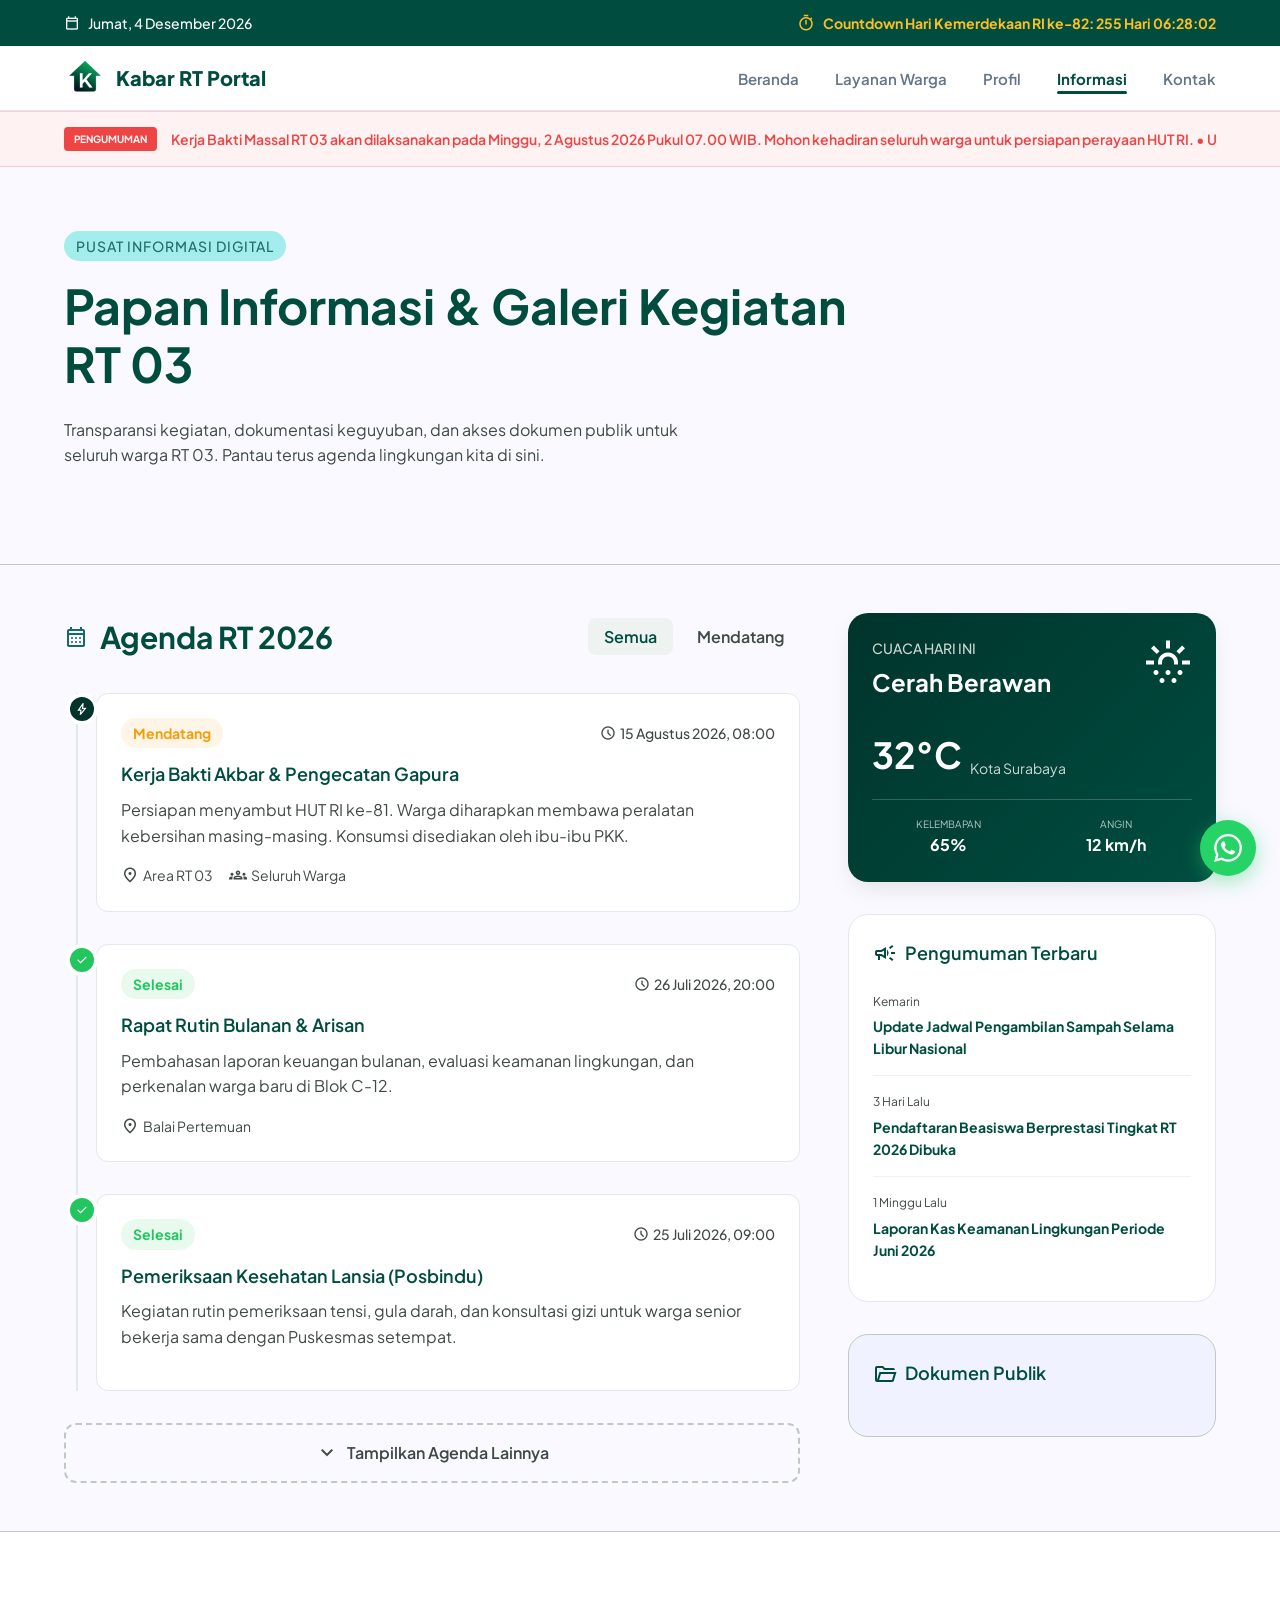
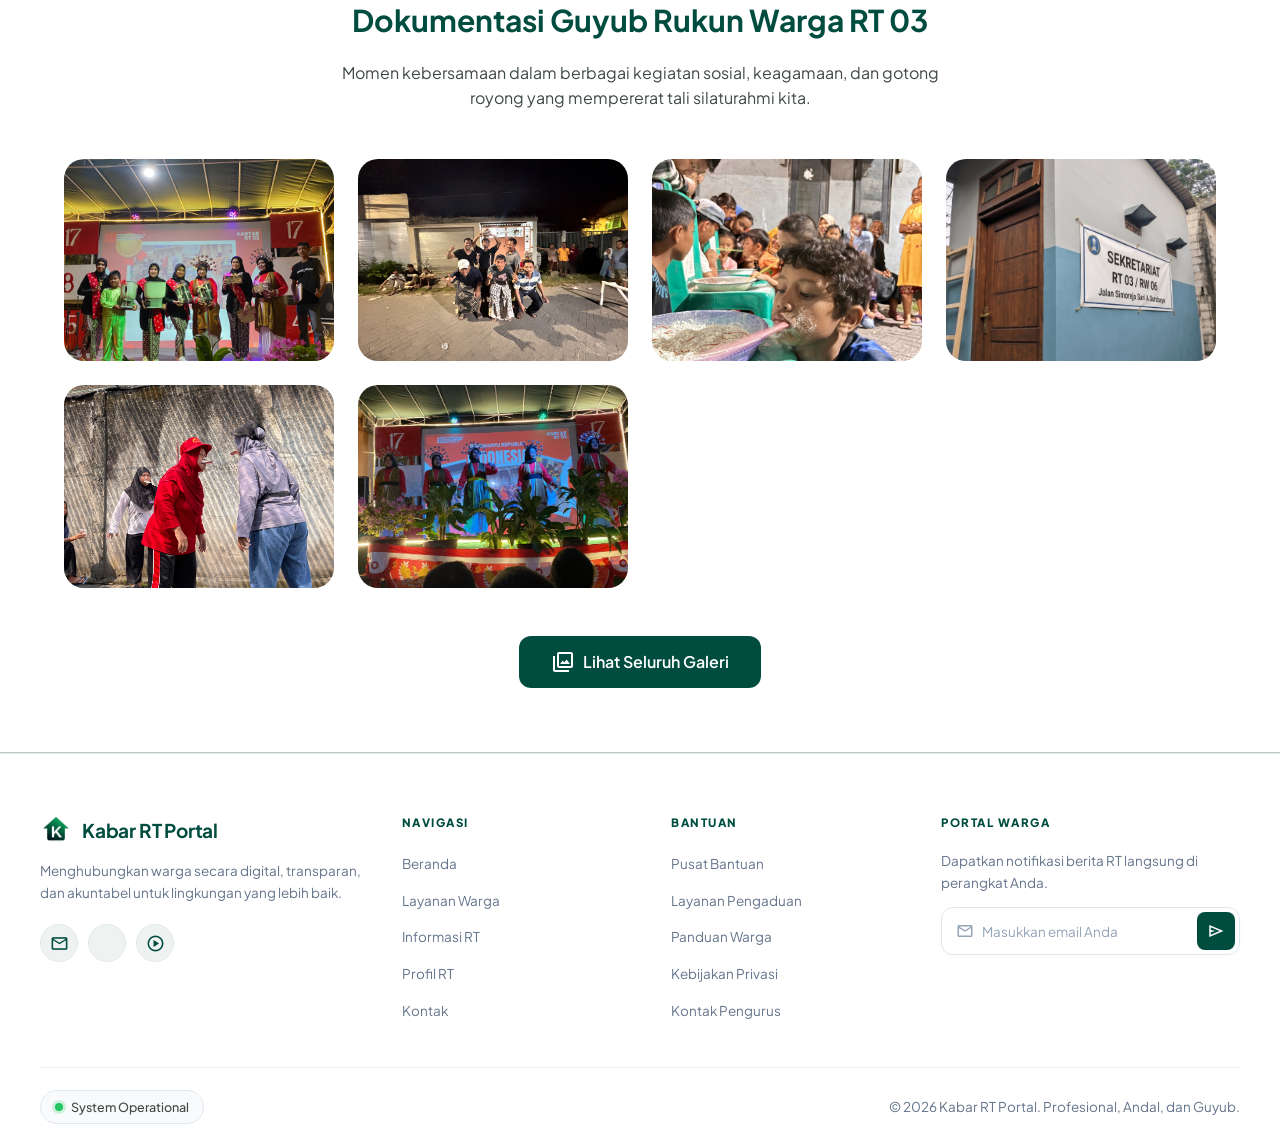
<file: informasi.html>
<!DOCTYPE html>
<html lang="id">

<head>
  <meta charset="UTF-8" />
  <meta name="viewport" content="width=device-width, initial-scale=1.0" />
  <title>Papan Informasi & Galeri - Kabar RT Portal</title>
  <meta name="description" content="Papan informasi, agenda, galeri kegiatan, dan dokumen publik RT 03." />
  <!-- Fonts & Icons -->
  <link rel="preconnect" href="https://fonts.googleapis.com" />
  <link rel="preconnect" href="https://fonts.gstatic.com" crossorigin />
  <link href="https://fonts.googleapis.com/css2?family=Plus+Jakarta+Sans:wght@400;500;600;700;800&display=swap" rel="stylesheet" />
  <link href="https://fonts.googleapis.com/css2?family=Material+Symbols+Outlined:wght,FILL@100..700,0..1&display=swap" rel="stylesheet" />
  <!-- Stylesheets -->
  <link rel="stylesheet" href="css/shared.css?v=1.1" />
  <link rel="stylesheet" href="css/informasi.css?v=1.1" />
  <style>
    .page-loader {
      position: fixed;
      top: 0;
      left: 0;
      width: 100vw;
      height: 100vh;
      background-color: #ffffff;
      display: flex;
      flex-direction: column;
      justify-content: center;
      align-items: center;
      gap: 14px;
      z-index: 999999;
      opacity: 1;
      visibility: visible;
      transition: opacity 0.3s ease, visibility 0.3s ease;
    }
    .page-loader.loaded {
      opacity: 0;
      visibility: hidden;
      pointer-events: none;
    }
    .loader-spinner {
      width: 38px;
      height: 38px;
      border: 3.5px solid #e2e8f0;
      border-top-color: #004d40;
      border-radius: 50%;
      animation: pageSpin 0.75s linear infinite;
    }
    .loader-text {
      font-family: 'Plus Jakarta Sans', sans-serif;
      font-size: 0.875rem;
      font-weight: 500;
      color: #64748b;
      margin: 0;
    }
    @keyframes pageSpin {
      to { transform: rotate(360deg); }
    }
  </style>
</head>

<body>
  <!-- Page Loader -->
  <div id="page-loader" class="page-loader">
    <div class="loader-spinner"></div>
    <p class="loader-text">Memuat halaman...</p>
  </div>

  <!-- Navbar (loaded from layouts/) -->
  <div id="navbar-placeholder"></div>

  <!-- Hero Header -->
  <section class="info-hero">
    <div class="grid-bg"></div>
    <div class="container">
      <div class="info-hero-content">
        <span class="badge">Pusat Informasi Digital</span>
        <h1>Papan Informasi &amp; Galeri Kegiatan RT 03</h1>
        <p>Transparansi kegiatan, dokumentasi keguyuban, dan akses dokumen publik untuk seluruh warga RT 03. Pantau terus agenda lingkungan kita di sini.</p>
      </div>
    </div>
  </section>

  <!-- Main Content -->
  <div class="info-main">
    <div class="info-layout">
      <!-- Left Column: Timeline -->
      <div>
        <div class="timeline-header">
          <h2>
            <span class="material-symbols-outlined">calendar_month</span>
            Agenda RT 2026
          </h2>
          <div class="timeline-filters">
            <button class="timeline-filter-btn active">Semua</button>
            <button class="timeline-filter-btn">Mendatang</button>
          </div>
        </div>

        <div class="timeline">
          <!-- Timeline Item 1 -->
          <div class="timeline-item card-lift">
            <div class="timeline-dot primary">
              <span class="material-symbols-outlined">bolt</span>
            </div>
            <div class="timeline-card">
              <div class="timeline-card-top">
                <span class="timeline-badge upcoming">Mendatang</span>
                <span class="timeline-time">
                  <span class="material-symbols-outlined">schedule</span> 15 Agustus 2026, 08:00
                </span>
              </div>
              <h3>Kerja Bakti Akbar &amp; Pengecatan Gapura</h3>
              <p>Persiapan menyambut HUT RI ke-81. Warga diharapkan membawa peralatan kebersihan masing-masing. Konsumsi disediakan oleh ibu-ibu PKK.</p>
              <div class="timeline-meta">
                <span><span class="material-symbols-outlined">location_on</span> Area RT 03</span>
                <span><span class="material-symbols-outlined">groups</span> Seluruh Warga</span>
              </div>
            </div>
          </div>

          <!-- Timeline Item 2 -->
          <div class="timeline-item card-lift">
            <div class="timeline-dot success">
              <span class="material-symbols-outlined">check</span>
            </div>
            <div class="timeline-card">
              <div class="timeline-card-top">
                <span class="timeline-badge done">Selesai</span>
                <span class="timeline-time">
                  <span class="material-symbols-outlined">schedule</span> 26 Juli 2026, 20:00
                </span>
              </div>
              <h3>Rapat Rutin Bulanan &amp; Arisan</h3>
              <p>Pembahasan laporan keuangan bulanan, evaluasi keamanan lingkungan, dan perkenalan warga baru di Blok C-12.</p>
              <div class="timeline-meta">
                <span><span class="material-symbols-outlined">location_on</span> Balai Pertemuan</span>
              </div>
            </div>
          </div>

          <!-- Timeline Item 3 -->
          <div class="timeline-item card-lift">
            <div class="timeline-dot success">
              <span class="material-symbols-outlined">check</span>
            </div>
            <div class="timeline-card">
              <div class="timeline-card-top">
                <span class="timeline-badge done">Selesai</span>
                <span class="timeline-time">
                  <span class="material-symbols-outlined">schedule</span> 25 Juli 2026, 09:00
                </span>
              </div>
              <h3>Pemeriksaan Kesehatan Lansia (Posbindu)</h3>
              <p>Kegiatan rutin pemeriksaan tensi, gula darah, dan konsultasi gizi untuk warga senior bekerja sama dengan Puskesmas setempat.</p>
            </div>
          </div>
        </div>

        <button class="timeline-more-btn">
          <span class="material-symbols-outlined">expand_more</span>
          Tampilkan Agenda Lainnya
        </button>
      </div>

      <!-- Right Column: Sidebar -->
      <aside class="info-sidebar">
        <!-- Weather Widget -->
        <div class="weather-widget">
          <div class="weather-top">
            <div>
              <p class="label">Cuaca Hari Ini</p>
              <h4>Cerah Berawan</h4>
            </div>
            <span class="material-symbols-outlined">sunny_snowing</span>
          </div>
          <div class="weather-temp">
            <span class="temp">32°C</span>
            <span class="location">Kota Surabaya</span>
          </div>
          <div class="weather-details">
            <div>
              <p class="label">Kelembapan</p>
              <p class="value">65%</p>
            </div>
            <div>
              <p class="label">Angin</p>
              <p class="value">12 km/h</p>
            </div>
          </div>
        </div>

        <!-- Recent Announcements -->
        <div class="announcements-card">
          <h3>
            <span class="material-symbols-outlined">campaign</span>
            Pengumuman Terbaru
          </h3>
          <div>
            <div class="announcement-item">
              <p class="date">Kemarin</p>
              <h4>Update Jadwal Pengambilan Sampah Selama Libur Nasional</h4>
            </div>
            <div class="announcement-item">
              <p class="date">3 Hari Lalu</p>
              <h4>Pendaftaran Beasiswa Berprestasi Tingkat RT 2026 Dibuka</h4>
            </div>
            <div class="announcement-item">
              <p class="date">1 Minggu Lalu</p>
              <h4>Laporan Kas Keamanan Lingkungan Periode Juni 2026</h4>
            </div>
          </div>
        </div>

        <!-- Document Downloads -->
        <div class="documents-card">
          <h3>
            <span class="material-symbols-outlined">folder_open</span>
            Dokumen Publik
          </h3>
            </a>
          </div>
        </div>
      </aside>
    </div>
  </div>

  <!-- Gallery Section -->
  <section class="gallery-section">
    <div class="container">
      <div class="section-center">
        <h2>Dokumentasi Guyub Rukun Warga RT 03</h2>
        <p>Momen kebersamaan dalam berbagai kegiatan sosial, keagamaan, dan gotong royong yang mempererat tali silaturahmi kita.</p>
      </div>
      <div class="gallery-grid">
        <!-- Photo 1 -->
        <div class="gallery-item">
          <img alt="Penyerahan Hadiah Pentas Seni" src="images/IMG_5824.jpg" />
          <div class="gallery-overlay">
            <p class="title">Penyerahan Hadiah Lomba Kategori Ibu-Ibu</p>
            <p class="meta">17 Agustus 2025 • Balai Warga</p>
          </div>
        </div>
        <!-- Photo 2 -->
        <div class="gallery-item">
          <img alt="Buka Puasa Bersama" src= "images/Futsal Bapak Bapak.webp" />
          <div class="gallery-overlay">
            <p class="title">Tim Futsal Bapak Bapak</p>
            <p class="meta">26 Juli 2026 • Lapangan Futsal Simo A</p>
          </div>
        </div>
        <!-- Photo 3 -->
        <div class="gallery-item">
          <img alt="Turnamen Futsal" src="images/Estafet_Tepung.webp" />
          <div class="gallery-overlay">
            <p class="title">Lomba Estafet Tepung Kategori Anak-Anak</p>
            <p class="meta">25 Juli 2026 • Setiap Jalan Kampung</p>
          </div>
        </div>
        <!-- Photo 4 -->
        <div class="gallery-item">
          <img alt="Pojok Baca" src="images/Sekretariat.webp"/>
          <div class="gallery-overlay">
            <p class="title">Peresmian Sekretariat Baru</p>
            <p class="meta">3 Januari 2026 • Sekretariat RT 03</p>
          </div>
        </div>
        <!-- Photo 5 -->
        <div class="gallery-item">
          <img alt="Persiapan HUT RI" src="images/Estafet_Tepung_Ibu.webp"/>
          <div class="gallery-overlay">
            <p class="title">Lomba Estafet Tepung Kategori Ibu-Ibu</p>
            <p class="meta">4 Agustus 2025 • Jalan Utama</p>
          </div>
        </div>
        <!-- Photo 6 -->
        <div class="gallery-item">
          <img alt="Panorama Lingkungan" src="images/Pentas_Seni.webp"/>
          <div class="gallery-overlay">
            <p class="title">Penampilan Pentas Seni</p>
            <p class="meta"> 17 Agustus 2025 • Lapangan Serbaguna</p>
          </div>
        </div>
      </div>
      <a href="https://drive.google.com/drive/folders/1-6jOje5YHatRndtPtw8kY7UEtKyGCh7h" target="_blank" rel="noopener noreferrer" style="text-decoration: none;">
  <div class="gallery-cta">
    <button class="btn-primary-solid" style="border-radius: var(--radius-md);">
      <span class="material-symbols-outlined">collections</span>
      Lihat Seluruh Galeri
    </button>
  </div>
</a>
    </div>
  </section>

  <!-- Footer (loaded from layouts/) -->
  <div id="footer-placeholder"></div>

  <!-- WhatsApp FAB -->
  <a class="fab-whatsapp" href="https://wa.me/6281234567890" target="_blank" aria-label="WhatsApp">
    <svg viewBox="0 0 24 24"><path d="M17.472 14.382c-.297-.149-1.758-.867-2.03-.967-.273-.099-.471-.148-.67.15-.197.297-.767.966-.94 1.164-.173.199-.347.223-.644.075-.297-.15-1.255-.463-2.39-1.475-.883-.788-1.48-1.761-1.653-2.059-.173-.297-.018-.458.13-.606.134-.133.298-.347.446-.52.149-.174.198-.298.298-.497.099-.198.05-.371-.025-.52-.075-.149-.669-1.612-.916-2.207-.242-.579-.487-.5-.669-.51-.173-.008-.371-.01-.57-.01-.198 0-.52.074-.792.372-.272.297-1.04 1.016-1.04 2.479 0 1.462 1.065 2.875 1.213 3.074.149.198 2.096 3.2 5.077 4.487.709.306 1.262.489 1.694.625.712.227 1.36.195 1.871.118.571-.085 1.758-.719 2.006-1.413.248-.694.248-1.289.173-1.413-.074-.124-.272-.198-.57-.347m-5.421 7.403h-.004a9.87 9.87 0 01-5.031-1.378l-.361-.214-3.741.982.998-3.648-.235-.374a9.86 9.86 0 01-1.51-5.26c.001-5.45 4.436-9.884 9.888-9.884 2.64 0 5.122 1.03 6.988 2.898a9.825 9.825 0 012.893 6.994c-.003 5.45-4.437 9.884-9.885 9.884m8.413-18.297A11.815 11.815 0 0012.05 0C5.495 0 .16 5.335.157 11.892c0 2.096.547 4.142 1.588 5.945L.057 24l6.305-1.654a11.882 11.882 0 005.683 1.448h.005c6.554 0 11.89-5.335 11.893-11.893a11.821 11.821 0 00-3.48-8.413Z"></path></svg>
  </a>

  <script src="js/main.js?v=1.1"></script>
  <script src="js/informasi.js?v=1.1"></script>
</body>

</html>
</file>
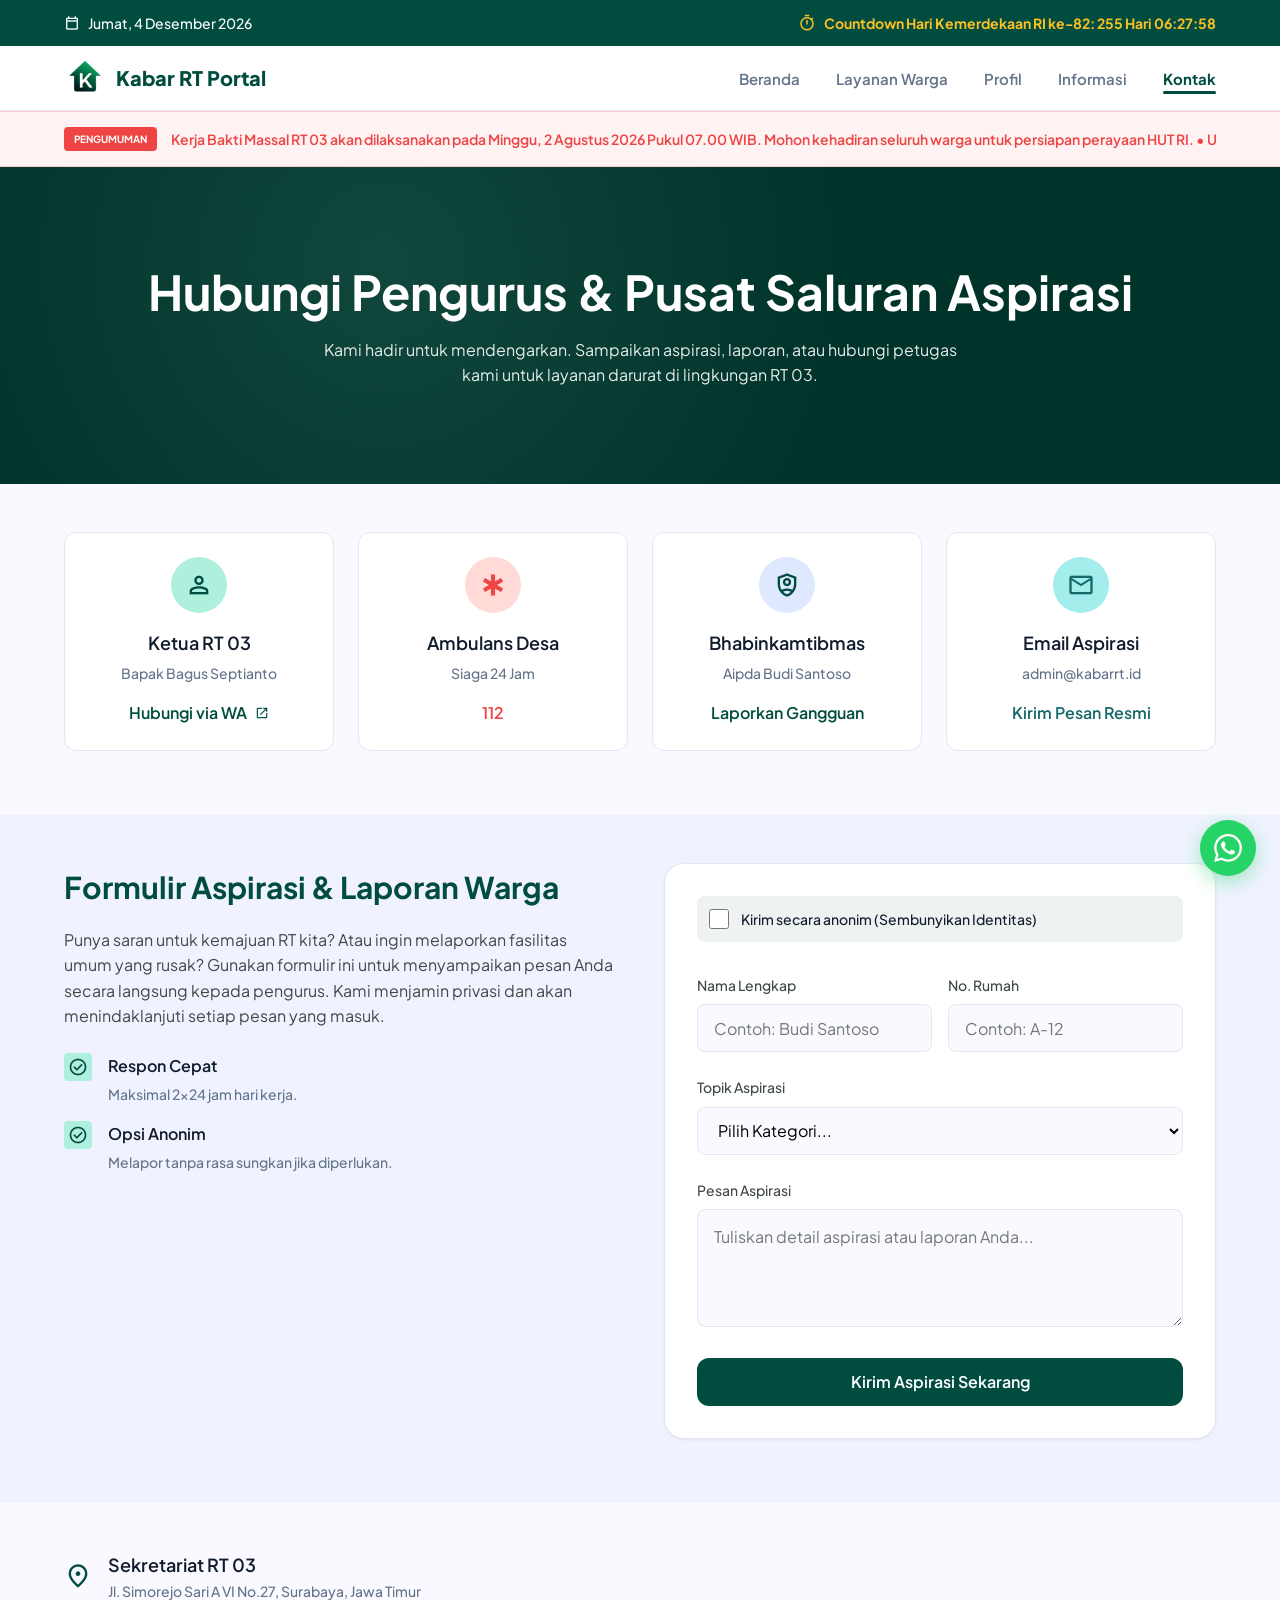
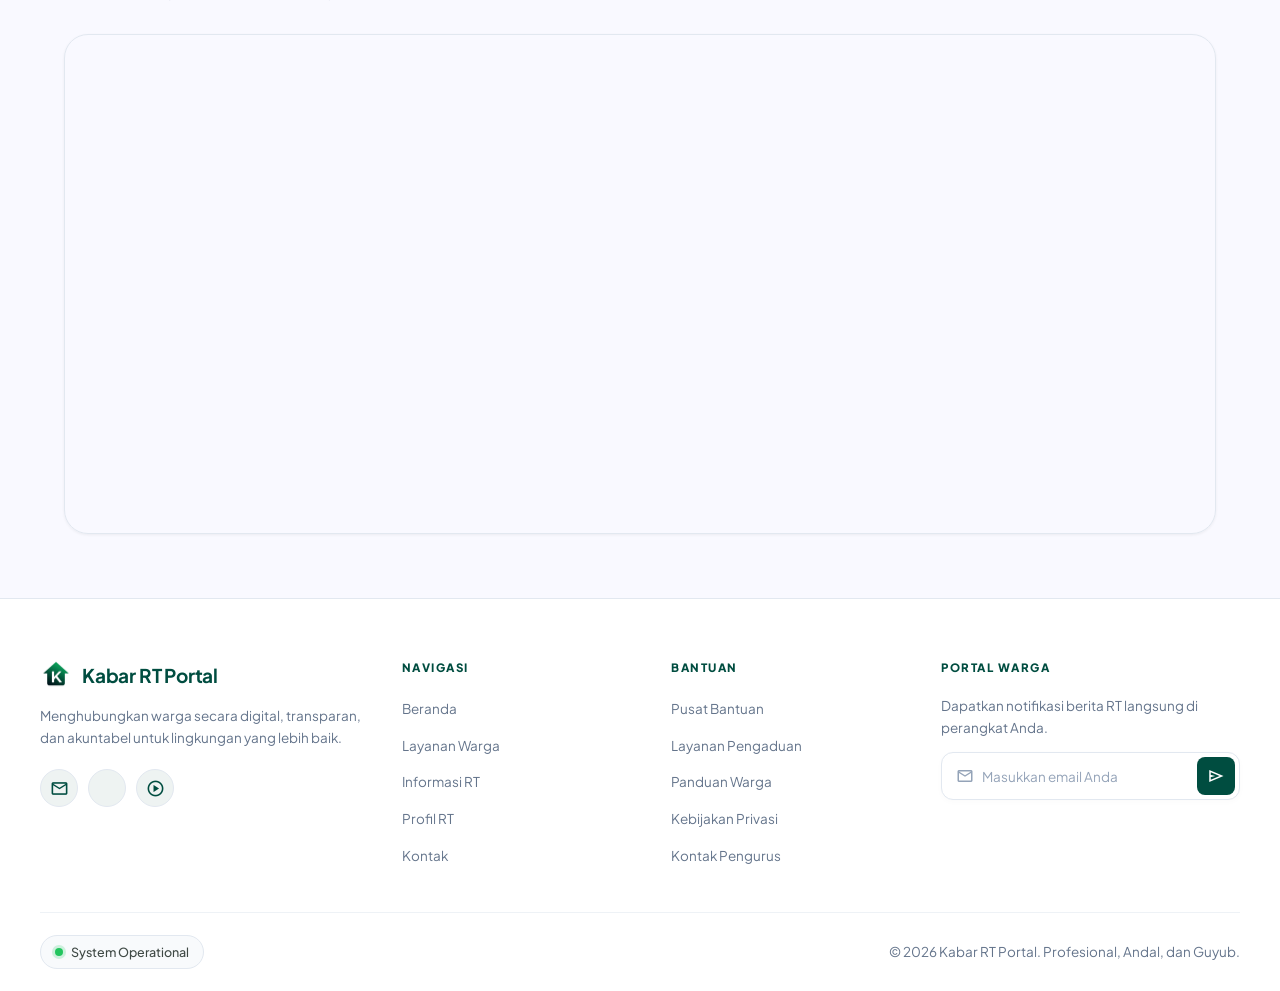
<file: Kontak.html>
<!DOCTYPE html>
<html lang="id">

<head>
  <meta charset="UTF-8" />
  <meta name="viewport" content="width=device-width, initial-scale=1.0" />
  <title>Kontak - Kabar RT Portal</title>
  <meta name="description" content="Hubungi pengurus RT 03, sampaikan aspirasi, dan akses pusat bantuan warga." />
  <!-- Fonts -->
  <link rel="preconnect" href="https://fonts.googleapis.com" />
  <link rel="preconnect" href="https://fonts.gstatic.com" crossorigin />
  <link href="https://fonts.googleapis.com/css2?family=Plus+Jakarta+Sans:wght@400;500;600;700;800&display=swap" rel="stylesheet" />
  <link href="https://fonts.googleapis.com/css2?family=Material+Symbols+Outlined:wght,FILL@100..700,0..1&display=swap" rel="stylesheet" />
  <!-- Stylesheets -->
  <link rel="stylesheet" href="css/shared.css?v=1.1" />
  <link rel="stylesheet" href="css/kontak.css?v=1.1" />
  <style>
    .page-loader {
      position: fixed;
      top: 0;
      left: 0;
      width: 100vw;
      height: 100vh;
      background-color: #ffffff;
      display: flex;
      flex-direction: column;
      justify-content: center;
      align-items: center;
      gap: 14px;
      z-index: 999999;
      opacity: 1;
      visibility: visible;
      transition: opacity 0.3s ease, visibility 0.3s ease;
    }
    .page-loader.loaded {
      opacity: 0;
      visibility: hidden;
      pointer-events: none;
    }
    .loader-spinner {
      width: 38px;
      height: 38px;
      border: 3.5px solid #e2e8f0;
      border-top-color: #004d40;
      border-radius: 50%;
      animation: pageSpin 0.75s linear infinite;
    }
    .loader-text {
      font-family: 'Plus Jakarta Sans', sans-serif;
      font-size: 0.875rem;
      font-weight: 500;
      color: #64748b;
      margin: 0;
    }
    @keyframes pageSpin {
      to { transform: rotate(360deg); }
    }
  </style>
</head>

<body>
  <!-- Page Loader -->
  <div id="page-loader" class="page-loader">
    <div class="loader-spinner"></div>
    <p class="loader-text">Memuat halaman...</p>
  </div>

  <!-- Navbar (loaded from layouts/) -->
  <div id="navbar-placeholder"></div>

  <main>
    <!-- Hero Header -->
    <section class="kontak-hero">
      <div class="radial-bg"></div>
      <div class="container">
        <div class="kontak-hero-content">
          <h1>Hubungi Pengurus &amp; Pusat Saluran Aspirasi</h1>
          <p>Kami hadir untuk mendengarkan. Sampaikan aspirasi, laporan, atau hubungi petugas kami untuk layanan darurat di lingkungan RT 03.</p>
        </div>
      </div>
    </section>

    <!-- Quick Contact Panel -->
    <section class="contact-panel">
      <div class="container">
        <div class="contact-grid">
          <!-- Ketua RT -->
          <a class="contact-card card-lift" href="tel:+6281234567890">
            <div class="contact-card-icon primary">
              <span class="material-symbols-outlined">person</span>
            </div>
            <h3>Ketua RT 03</h3>
            <p class="subtitle">Bapak Bagus Septianto</p>
            <span class="action-text primary">
              Hubungi via WA
              <span class="material-symbols-outlined">open_in_new</span>
            </span>
          </a>
          <!-- Ambulance -->
          <a class="contact-card card-lift" href="tel:118">
            <div class="contact-card-icon error">
              <span class="material-symbols-outlined">emergency</span>
            </div>
            <h3>Ambulans Desa</h3>
            <p class="subtitle">Siaga 24 Jam</p>
            <span class="action-text error">112</span>
          </a>
          <!-- Bhabinkamtibmas -->
          <a class="contact-card card-lift" href="tel:+6287712345678">
            <div class="contact-card-icon surface">
              <span class="material-symbols-outlined">shield_person</span>
            </div>
            <h3>Bhabinkamtibmas</h3>
            <p class="subtitle">Aipda Budi Santoso</p>
            <span class="action-text primary">Laporkan Gangguan</span>
          </a>
          <!-- Email -->
          <a class="contact-card card-lift" href="mailto:admin@kabarrt.id">
            <div class="contact-card-icon secondary">
              <span class="material-symbols-outlined">mail</span>
            </div>
            <h3>Email Aspirasi</h3>
            <p class="subtitle">admin@kabarrt.id</p>
            <span class="action-text secondary">Kirim Pesan Resmi</span>
          </a>
        </div>
      </div>
    </section>

    <!-- Aspiration Form & Info Section -->
    <section class="aspiration-section">
      <div class="container">
        <div class="aspiration-layout">
          <!-- Text Side -->
          <div class="aspiration-info">
            <h2>Formulir Aspirasi &amp; Laporan Warga</h2>
            <p>Punya saran untuk kemajuan RT kita? Atau ingin melaporkan fasilitas umum yang rusak? Gunakan formulir ini untuk menyampaikan pesan Anda secara langsung kepada pengurus. Kami menjamin privasi dan akan menindaklanjuti setiap pesan yang masuk.</p>
            <div class="aspiration-features">
              <div class="aspiration-feature">
                <span class="material-symbols-outlined">check_circle</span>
                <div>
                  <h4>Respon Cepat</h4>
                  <p>Maksimal 2x24 jam hari kerja.</p>
                </div>
              </div>
              <div class="aspiration-feature">
                <span class="material-symbols-outlined">check_circle</span>
                <div>
                  <h4>Opsi Anonim</h4>
                  <p>Melapor tanpa rasa sungkan jika diperlukan.</p>
                </div>
              </div>
            </div>
          </div>

          <!-- Form Side -->
          <div class="aspiration-form-card">
            <form class="aspiration-form" id="aspirationForm">
              <div class="anon-toggle">
                <input type="checkbox" id="anonymousCheck" />
                <label for="anonymousCheck">Kirim secara anonim (Sembunyikan Identitas)</label>
              </div>
              <div class="form-row-2">
                <div class="form-group">
                  <label for="nameInput">Nama Lengkap</label>
                  <input class="form-input" id="nameInput" placeholder="Contoh: Budi Santoso" type="text" />
                </div>
                <div class="form-group">
                  <label for="houseNo">No. Rumah</label>
                  <input class="form-input" id="houseNo" placeholder="Contoh: A-12" type="text" />
                </div>
              </div>
              <div class="form-group">
                <label for="topicSelect">Topik Aspirasi</label>
                <select class="form-input" id="topicSelect">
                  <option value="">Pilih Kategori...</option>
                  <option value="keamanan">Keamanan &amp; Ketertiban</option>
                  <option value="kebersihan">Kebersihan Lingkungan</option>
                  <option value="fasum">Fasilitas Umum</option>
                  <option value="kegiatan">Kegiatan Warga</option>
                  <option value="lainnya">Lainnya</option>
                </select>
              </div>
              <div class="form-group">
                <label for="messageInput">Pesan Aspirasi</label>
                <textarea class="form-input" id="messageInput" placeholder="Tuliskan detail aspirasi atau laporan Anda..." rows="4" style="height: auto; padding: 16px;"></textarea>
              </div>
              <button class="btn-primary-solid" type="submit" style="width: 100%; height: 48px;">
                Kirim Aspirasi Sekarang
              </button>
            </form>
          </div>
        </div>
      </div>
    </section>

    <!-- Google Maps Section -->
    <section class="map-section">
      <div class="container">
        <div class="map-header">
          <span class="material-symbols-outlined">location_on</span>
          <div>
            <h2>Sekretariat RT 03</h2>
            <p>Jl. Simorejo Sari A VI No.27, Surabaya, Jawa Timur</p>
          </div>
        </div>
        <div class="map-container">
          <iframe allowfullscreen loading="lazy" referrerpolicy="no-referrer-when-downgrade" src="https://www.google.com/maps/embed?pb=!1m18!1m12!1m3!1d3957.8667130501494!2d112.7081611!3d-7.2560068!2m3!1f0!2f0!3f0!3m2!1i1024!2i768!4f13.1!3m3!1m2!1s0x2dd7feb108fdc619%3A0xd26d918d1dce585d!2sJl.%20Simorejo%20Sari%20A%20VI%20No.27%2C%20Simomulyo%2C%20Kec.%20Sukomanunggal%2C%20Surabaya%2C%20Jawa%20Timur%2060281!5e0!3m2!1sid!2sid!4v1779107040717!5m2!1sid!2sid"></iframe>
        </div>
      </div>
    </section>
  </main>

  <!-- Footer (loaded from layouts/) -->
  <div id="footer-placeholder"></div>

  <!-- WhatsApp FAB -->
  <a class="fab-whatsapp" href="https://wa.me/6281234567890" target="_blank" aria-label="WhatsApp">
    <svg viewBox="0 0 24 24"><path d="M17.472 14.382c-.297-.149-1.758-.867-2.03-.967-.273-.099-.471-.148-.67.15-.197.297-.767.966-.94 1.164-.173.199-.347.223-.644.075-.297-.15-1.255-.463-2.39-1.475-.883-.788-1.48-1.761-1.653-2.059-.173-.297-.018-.458.13-.606.134-.133.298-.347.446-.52.149-.174.198-.298.298-.497.099-.198.05-.371-.025-.52-.075-.149-.669-1.612-.916-2.207-.242-.579-.487-.5-.669-.51-.173-.008-.371-.01-.57-.01-.198 0-.52.074-.792.372-.272.297-1.04 1.016-1.04 2.479 0 1.462 1.065 2.875 1.213 3.074.149.198 2.096 3.2 5.077 4.487.709.306 1.262.489 1.694.625.712.227 1.36.195 1.871.118.571-.085 1.758-.719 2.006-1.413.248-.694.248-1.289.173-1.413-.074-.124-.272-.198-.57-.347m-5.421 7.403h-.004a9.87 9.87 0 01-5.031-1.378l-.361-.214-3.741.982.998-3.648-.235-.374a9.86 9.86 0 01-1.51-5.26c.001-5.45 4.436-9.884 9.888-9.884 2.64 0 5.122 1.03 6.988 2.898a9.825 9.825 0 012.893 6.994c-.003 5.45-4.437 9.884-9.885 9.884m8.413-18.297A11.815 11.815 0 0012.05 0C5.495 0 .16 5.335.157 11.892c0 2.096.547 4.142 1.588 5.945L.057 24l6.305-1.654a11.882 11.882 0 005.683 1.448h.005c6.554 0 11.89-5.335 11.893-11.893a11.821 11.821 0 00-3.48-8.413Z"></path></svg>
  </a>

  <script src="js/main.js?v=1.1"></script>
  <script src="js/kontak.js?v=1.1"></script>
</body>

</html>
</file>
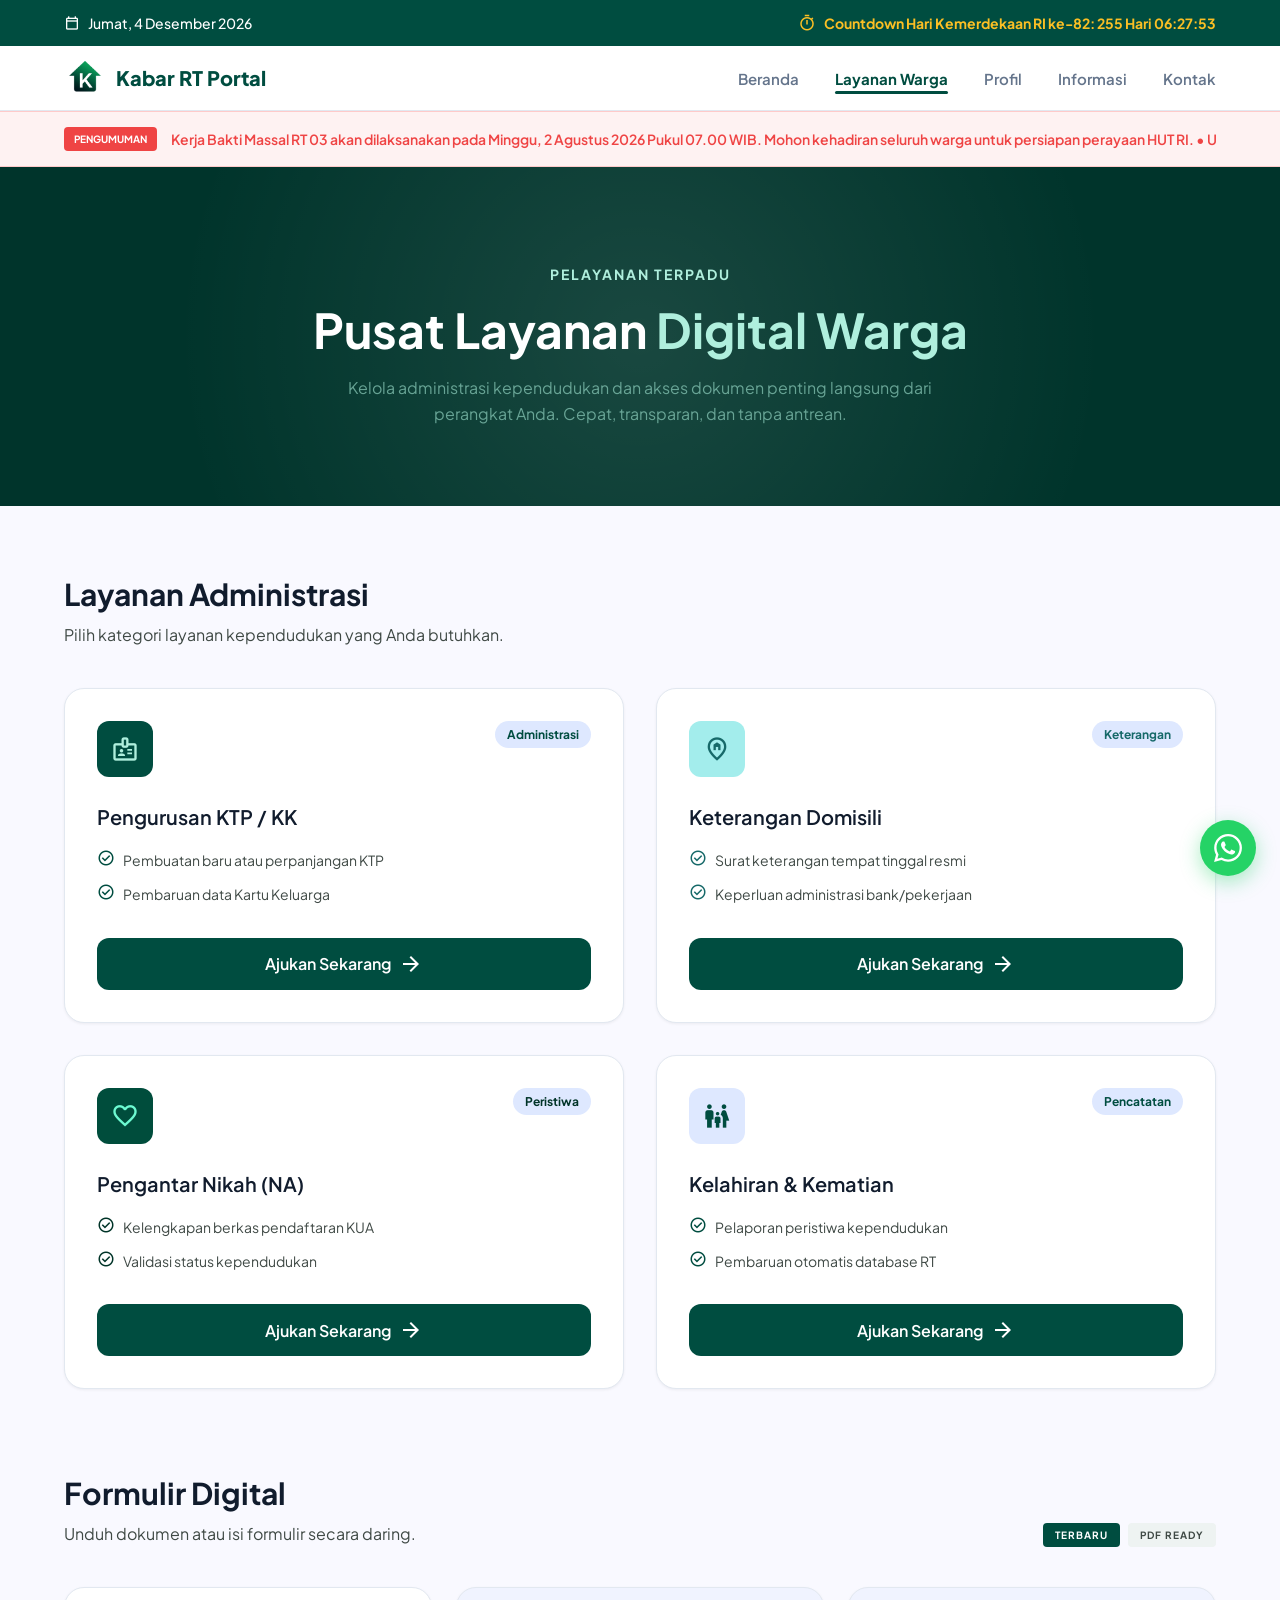
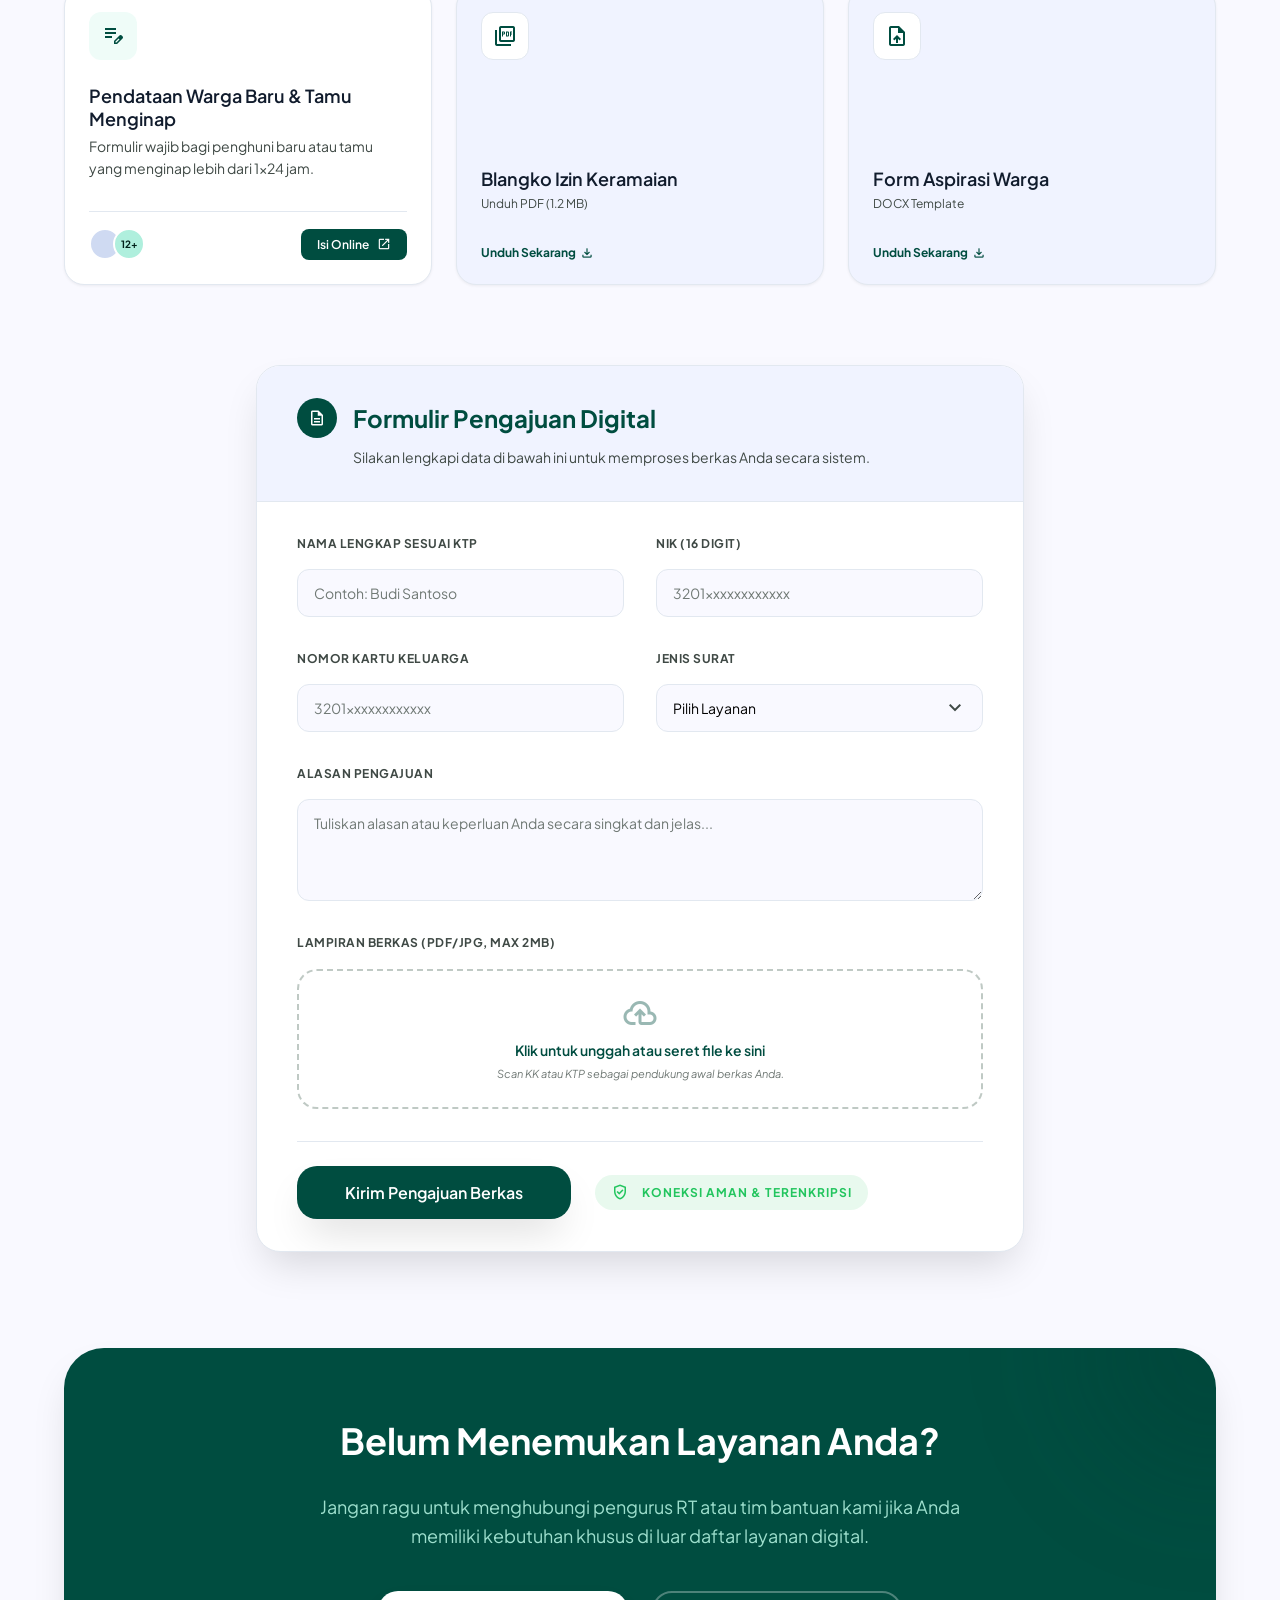
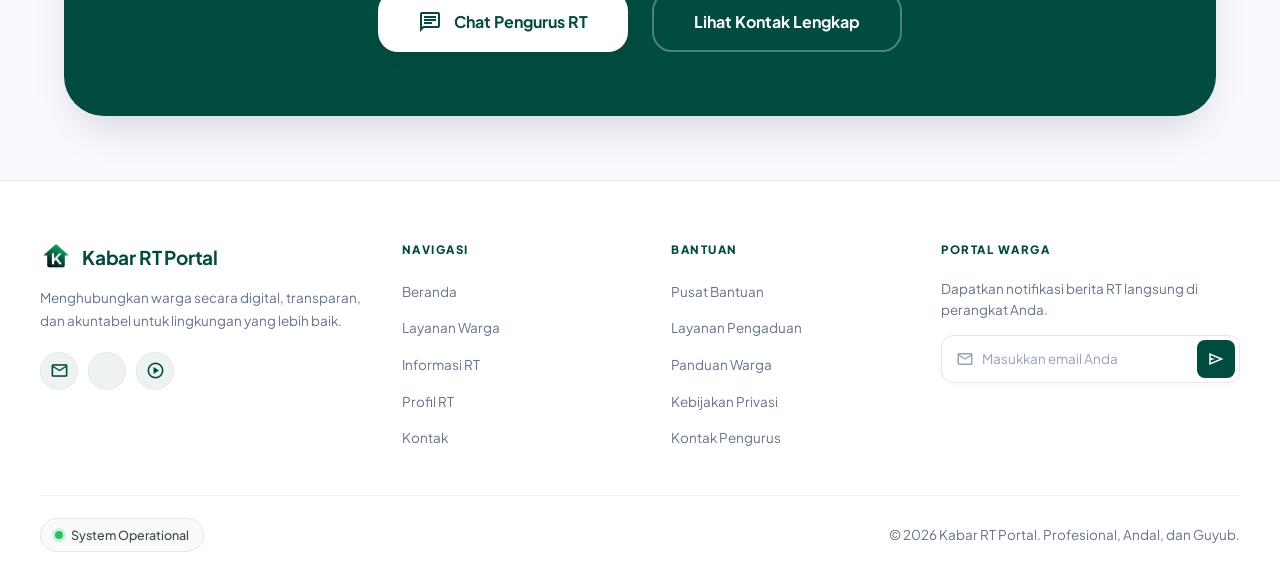
<file: layanan_warga.html>
<!DOCTYPE html>
<html lang="id">

<head>
  <meta charset="UTF-8" />
  <meta name="viewport" content="width=device-width, initial-scale=1.0" />
  <title>Layanan Digital - Kabar RT Portal</title>
  <meta name="description" content="Pusat layanan digital warga RT 03. Kelola administrasi kependudukan dan akses dokumen penting." />
  <!-- Fonts -->
  <link rel="preconnect" href="https://fonts.googleapis.com" />
  <link rel="preconnect" href="https://fonts.gstatic.com" crossorigin />
  <link href="https://fonts.googleapis.com/css2?family=Plus+Jakarta+Sans:wght@400;500;600;700;800&display=swap" rel="stylesheet" />
  <link href="https://fonts.googleapis.com/css2?family=Material+Symbols+Outlined:wght,FILL@100..700,0..1&display=swap" rel="stylesheet" />
  <!-- Stylesheets -->
  <link rel="stylesheet" href="css/shared.css?v=1.1" />
  <link rel="stylesheet" href="css/layanan.css?v=1.1" />
  <style>
    .page-loader {
      position: fixed;
      top: 0;
      left: 0;
      width: 100vw;
      height: 100vh;
      background-color: #ffffff;
      display: flex;
      flex-direction: column;
      justify-content: center;
      align-items: center;
      gap: 14px;
      z-index: 999999;
      opacity: 1;
      visibility: visible;
      transition: opacity 0.3s ease, visibility 0.3s ease;
    }
    .page-loader.loaded {
      opacity: 0;
      visibility: hidden;
      pointer-events: none;
    }
    .loader-spinner {
      width: 38px;
      height: 38px;
      border: 3.5px solid #e2e8f0;
      border-top-color: #004d40;
      border-radius: 50%;
      animation: pageSpin 0.75s linear infinite;
    }
    .loader-text {
      font-family: 'Plus Jakarta Sans', sans-serif;
      font-size: 0.875rem;
      font-weight: 500;
      color: #64748b;
      margin: 0;
    }
    @keyframes pageSpin {
      to { transform: rotate(360deg); }
    }
  </style>
</head>

<body>
  <!-- Page Loader -->
  <div id="page-loader" class="page-loader">
    <div class="loader-spinner"></div>
    <p class="loader-text">Memuat halaman...</p>
  </div>

  <!-- Navbar (loaded from layouts/) -->
  <div id="navbar-placeholder"></div>

  <!-- Hero Header -->
  <section class="layanan-hero">
    <div class="radial-bg"></div>
    <div class="container">
      <div class="layanan-hero-content">
        <p class="subtitle">Pelayanan Terpadu</p>
        <h1>Pusat Layanan <span>Digital Warga</span></h1>
        <p>Kelola administrasi kependudukan dan akses dokumen penting langsung dari perangkat Anda. Cepat, transparan, dan tanpa antrean.</p>
      </div>
    </div>
  </section>

  <main class="container" style="padding-top: 64px; padding-bottom: 64px;">
    <!-- Service Cards Grid -->
    <section class="layanan-section">
      <div class="layanan-section-header">
        <h2>Layanan Administrasi</h2>
        <p>Pilih kategori layanan kependudukan yang Anda butuhkan.</p>
      </div>
      <div class="layanan-grid">
        <!-- KTP/KK -->
        <div class="layanan-card card-lift">
          <div class="layanan-card-top">
            <div class="layanan-card-icon primary">
              <span class="material-symbols-outlined">badge</span>
            </div>
            <span class="layanan-card-badge primary">Administrasi</span>
          </div>
          <h3>Pengurusan KTP / KK</h3>
          <div class="layanan-card-features">
            <div class="layanan-feature">
              <span class="material-symbols-outlined primary">check_circle</span>
              <span>Pembuatan baru atau perpanjangan KTP</span>
            </div>
            <div class="layanan-feature">
              <span class="material-symbols-outlined primary">check_circle</span>
              <span>Pembaruan data Kartu Keluarga</span>
            </div>
          </div>
          <button class="btn-primary-solid" style="width: 100%;" onclick="scrollToForm('KTP/KK')">
            Ajukan Sekarang <span class="material-symbols-outlined">arrow_forward</span>
          </button>
        </div>

        <!-- Domisili -->
        <div class="layanan-card card-lift">
          <div class="layanan-card-top">
            <div class="layanan-card-icon secondary">
              <span class="material-symbols-outlined">home_pin</span>
            </div>
            <span class="layanan-card-badge secondary">Keterangan</span>
          </div>
          <h3>Keterangan Domisili</h3>
          <div class="layanan-card-features">
            <div class="layanan-feature">
              <span class="material-symbols-outlined secondary">check_circle</span>
              <span>Surat keterangan tempat tinggal resmi</span>
            </div>
            <div class="layanan-feature">
              <span class="material-symbols-outlined secondary">check_circle</span>
              <span>Keperluan administrasi bank/pekerjaan</span>
            </div>
          </div>
          <button class="btn-primary-solid" style="width: 100%;" onclick="scrollToForm('Domisili')">
            Ajukan Sekarang <span class="material-symbols-outlined">arrow_forward</span>
          </button>
        </div>

        <!-- Nikah -->
        <div class="layanan-card card-lift">
          <div class="layanan-card-top">
            <div class="layanan-card-icon tertiary">
              <span class="material-symbols-outlined">favorite</span>
            </div>
            <span class="layanan-card-badge tertiary">Peristiwa</span>
          </div>
          <h3>Pengantar Nikah (NA)</h3>
          <div class="layanan-card-features">
            <div class="layanan-feature">
              <span class="material-symbols-outlined tertiary">check_circle</span>
              <span>Kelengkapan berkas pendaftaran KUA</span>
            </div>
            <div class="layanan-feature">
              <span class="material-symbols-outlined tertiary">check_circle</span>
              <span>Validasi status kependudukan</span>
            </div>
          </div>
          <button class="btn-primary-solid" style="width: 100%;" onclick="scrollToForm('Nikah')">
            Ajukan Sekarang <span class="material-symbols-outlined">arrow_forward</span>
          </button>
        </div>

        <!-- Kelahiran/Kematian -->
        <div class="layanan-card card-lift">
          <div class="layanan-card-top">
            <div class="layanan-card-icon surface">
              <span class="material-symbols-outlined">family_restroom</span>
            </div>
            <span class="layanan-card-badge primary">Pencatatan</span>
          </div>
          <h3>Kelahiran &amp; Kematian</h3>
          <div class="layanan-card-features">
            <div class="layanan-feature">
              <span class="material-symbols-outlined primary">check_circle</span>
              <span>Pelaporan peristiwa kependudukan</span>
            </div>
            <div class="layanan-feature">
              <span class="material-symbols-outlined primary">check_circle</span>
              <span>Pembaruan otomatis database RT</span>
            </div>
          </div>
          <button class="btn-primary-solid" style="width: 100%;" onclick="scrollToForm('Kelahiran/Kematian')">
            Ajukan Sekarang <span class="material-symbols-outlined">arrow_forward</span>
          </button>
        </div>
      </div>
    </section>

    <!-- Digital Form Section -->
    <section class="formulir-section">
      <div class="formulir-header">
        <div>
          <h2>Formulir Digital</h2>
          <p>Unduh dokumen atau isi formulir secara daring.</p>
        </div>
        <div class="formulir-badges">
          <span class="formulir-badge primary">Terbaru</span>
          <span class="formulir-badge surface">PDF Ready</span>
        </div>
      </div>
      <div class="formulir-grid">
        <!-- Pendataan Warga -->
        <div class="formulir-card card-lift">
          <div class="formulir-card-icon tinted">
            <span class="material-symbols-outlined">edit_note</span>
          </div>
          <h3>Pendataan Warga Baru &amp; Tamu Menginap</h3>
          <p>Formulir wajib bagi penghuni baru atau tamu yang menginap lebih dari 1x24 jam.</p>
          <div class="formulir-card-bottom">
            <div class="formulir-avatars">
              <div class="formulir-avatar placeholder"></div>
              <div class="formulir-avatar count">12+</div>
            </div>
            <button class="btn-primary-solid" style="padding: 8px 16px; font-size: 12px; border-radius: var(--radius-sm);">
              Isi Online <span class="material-symbols-outlined" style="font-size: 14px;">open_in_new</span>
            </button>
          </div>
        </div>

        <!-- Blangko Izin -->
        <div class="formulir-card alt card-lift">
          <div class="formulir-card-icon bordered">
            <span class="material-symbols-outlined">picture_as_pdf</span>
          </div>
          <div style="margin-top: auto;">
            <h3>Blangko Izin Keramaian</h3>
            <p class="file-meta">Unduh PDF (1.2 MB)</p>
            <button class="download-link">Unduh Sekarang <span class="material-symbols-outlined">download</span></button>
          </div>
        </div>

        <!-- Form Aspirasi -->
        <div class="formulir-card alt card-lift">
          <div class="formulir-card-icon bordered">
            <span class="material-symbols-outlined">upload_file</span>
          </div>
          <div style="margin-top: auto;">
            <h3>Form Aspirasi Warga</h3>
            <p class="file-meta">DOCX Template</p>
            <button class="download-link">Unduh Sekarang <span class="material-symbols-outlined">download</span></button>
          </div>
        </div>
      </div>
    </section>

    <!-- Digital Application Form -->
    <section class="application-form-wrapper" id="application-form">
      <div class="form-header">
        <div class="form-header-top">
          <div class="form-header-icon">
            <span class="material-symbols-outlined">description</span>
          </div>
          <h2>Formulir Pengajuan Digital</h2>
        </div>
        <p>Silakan lengkapi data di bawah ini untuk memproses berkas Anda secara sistem.</p>
      </div>
      <form class="application-form" id="layananForm" novalidate>
        <div class="form-row">
          <!-- Nama -->
          <div class="form-group">
            <label class="form-label">Nama Lengkap Sesuai KTP</label>
            <input class="form-input" name="nama" placeholder="Contoh: Budi Santoso" required type="text" />
            <span class="error-message">Nama wajib diisi sesuai identitas.</span>
          </div>
          <!-- NIK -->
          <div class="form-group">
            <label class="form-label">NIK (16 Digit)</label>
            <input class="form-input" name="nik" pattern="\d{16}" placeholder="3201xxxxxxxxxxxx" required type="text" />
            <span class="error-message">NIK harus berisi 16 digit angka yang valid.</span>
          </div>
          <!-- No KK -->
          <div class="form-group">
            <label class="form-label">Nomor Kartu Keluarga</label>
            <input class="form-input" name="kk" pattern="\d{16}" placeholder="3201xxxxxxxxxxxx" required type="text" />
            <span class="error-message">Nomor KK harus berisi 16 digit angka.</span>
          </div>
          <!-- Jenis Surat -->
          <div class="form-group">
            <label class="form-label">Jenis Surat</label>
            <div class="form-select-wrapper">
              <select id="serviceSelect" name="jenis_surat" required>
                <option disabled selected value="">Pilih Layanan</option>
                <option value="KTP/KK">Pengurusan KTP / KK</option>
                <option value="Domisili">Keterangan Domisili</option>
                <option value="Nikah">Pengantar Nikah (NA)</option>
                <option value="Kelahiran/Kematian">Kelahiran &amp; Kematian</option>
              </select>
              <span class="material-symbols-outlined">expand_more</span>
            </div>
            <span class="error-message">Pilih kategori layanan yang sesuai.</span>
          </div>
        </div>
        <!-- Alasan -->
        <div class="form-group">
          <label class="form-label">Alasan Pengajuan</label>
          <textarea class="form-textarea" name="alasan" placeholder="Tuliskan alasan atau keperluan Anda secara singkat dan jelas..." required rows="4"></textarea>
          <span class="error-message">Mohon jelaskan keperluan pengajuan Anda.</span>
        </div>
        <!-- File Upload -->
        <div class="form-group">
          <label class="form-label">Lampiran Berkas (PDF/JPG, Max 2MB)</label>
          <div class="file-upload-zone">
            <input type="file" required />
            <span class="material-symbols-outlined">cloud_upload</span>
            <p class="upload-title">Klik untuk unggah atau seret file ke sini</p>
            <p class="upload-hint">Scan KK atau KTP sebagai pendukung awal berkas Anda.</p>
          </div>
        </div>
        <!-- Submit -->
        <div class="form-submit-row">
          <button class="btn-primary-solid" type="submit" style="padding: 16px 48px; border-radius: var(--radius-xl); box-shadow: var(--shadow-xl);">
            Kirim Pengajuan Berkas
          </button>
          <div class="form-security">
            <span class="material-symbols-outlined">verified_user</span>
            <span>Koneksi Aman &amp; Terenkripsi</span>
          </div>
        </div>
      </form>
    </section>

    <!-- CTA Section -->
    <section class="layanan-cta">
      <div class="glow"></div>
      <div class="layanan-cta-content">
        <h2>Belum Menemukan Layanan Anda?</h2>
        <p>Jangan ragu untuk menghubungi pengurus RT atau tim bantuan kami jika Anda memiliki kebutuhan khusus di luar daftar layanan digital.</p>
        <div class="layanan-cta-buttons">
          <a href="Kontak.html" class="btn-cta-white">
            <span class="material-symbols-outlined">chat</span>
            Chat Pengurus RT
          </a>
          <a href="Kontak.html" class="btn-cta-outline">
            Lihat Kontak Lengkap
          </a>
        </div>
      </div>
    </section>
  </main>

  <!-- Footer (loaded from layouts/) -->
  <div id="footer-placeholder"></div>

  <!-- WhatsApp FAB -->
  <a class="fab-whatsapp" href="https://wa.me/6281234567890" target="_blank" aria-label="WhatsApp">
    <svg viewBox="0 0 24 24"><path d="M17.472 14.382c-.297-.149-1.758-.867-2.03-.967-.273-.099-.471-.148-.67.15-.197.297-.767.966-.94 1.164-.173.199-.347.223-.644.075-.297-.15-1.255-.463-2.39-1.475-.883-.788-1.48-1.761-1.653-2.059-.173-.297-.018-.458.13-.606.134-.133.298-.347.446-.52.149-.174.198-.298.298-.497.099-.198.05-.371-.025-.52-.075-.149-.669-1.612-.916-2.207-.242-.579-.487-.5-.669-.51-.173-.008-.371-.01-.57-.01-.198 0-.52.074-.792.372-.272.297-1.04 1.016-1.04 2.479 0 1.462 1.065 2.875 1.213 3.074.149.198 2.096 3.2 5.077 4.487.709.306 1.262.489 1.694.625.712.227 1.36.195 1.871.118.571-.085 1.758-.719 2.006-1.413.248-.694.248-1.289.173-1.413-.074-.124-.272-.198-.57-.347m-5.421 7.403h-.004a9.87 9.87 0 01-5.031-1.378l-.361-.214-3.741.982.998-3.648-.235-.374a9.86 9.86 0 01-1.51-5.26c.001-5.45 4.436-9.884 9.888-9.884 2.64 0 5.122 1.03 6.988 2.898a9.825 9.825 0 012.893 6.994c-.003 5.45-4.437 9.884-9.885 9.884m8.413-18.297A11.815 11.815 0 0012.05 0C5.495 0 .16 5.335.157 11.892c0 2.096.547 4.142 1.588 5.945L.057 24l6.305-1.654a11.882 11.882 0 005.683 1.448h.005c6.554 0 11.89-5.335 11.893-11.893a11.821 11.821 0 00-3.48-8.413Z"></path></svg>
  </a>

  <script src="js/main.js?v=1.1"></script>
  <script src="js/layanan.js?v=1.1"></script>
</body>

</html>
</file>
<file: css/shared.css>
/* ============================================
   KABAR RT PORTAL — SHARED STYLESHEET
   ============================================ */

/* --- CSS --- */
:root {
  --primary: #004d40;
  --primary-dark: #00342b;
  --primary-light: #afefdd;
  --primary-fixed: #afefdd;
  --primary-fixed-dim: #94d3c1;
  --primary-container: #004d40;

  --secondary: #166969;
  --secondary-container: #a3edec;
  --on-secondary-container: #1d6d6d;

  --tertiary: #003428;
  --tertiary-container: #004d3c;
  --tertiary-fixed: #6dfad2;
  --tertiary-fixed-dim: #4bddb7;

  --surface: #f9f9ff;
  --surface-container: #eef3f2;
  --surface-container-low: #f0f3ff;
  --surface-container-high: #dee8ff;
  --surface-container-lowest: #ffffff;
  --surface-dim: #cfdaf2;

  --on-surface: #111c2d;
  --on-surface-variant: #3f4945;
  --on-primary: #ffffff;
  --on-primary-fixed: #00201a;

  --text-muted: #64748b;
  --border: #e2e8f0;
  --outline: #707975;
  --outline-variant: #bfc9c4;

  --error: #ef4444;
  --error-container: #ffdad6;
  --on-error-container: #93000a;
  --success: #22c55e;
  --warning: #f59e0b;
  --whatsapp: #25d366;

  --font-main: 'Plus Jakarta Sans', sans-serif;
  --max-width: 1200px;
  --radius-sm: 8px;
  --radius-md: 12px;
  --radius-lg: 16px;
  --radius-xl: 20px;
  --radius-2xl: 24px;
  --radius-full: 9999px;

  --shadow-sm: 0 1px 3px rgba(0,0,0,0.06);
  --shadow-md: 0 4px 12px rgba(0,0,0,0.08);
  --shadow-lg: 0 10px 25px -5px rgba(0,0,0,0.1);
  --shadow-xl: 0 20px 40px -10px rgba(0,0,0,0.15);
}

/* --- RESET & GLOBAL --- */
*,
*::before,
*::after {
  margin: 0;
  padding: 0;
  box-sizing: border-box;
}

html {
  scroll-behavior: smooth;
}

body {
  font-family: var(--font-main);
  background-color: var(--surface);
  color: var(--on-surface);
  min-height: 100vh;
  display: flex;
  flex-direction: column;
  line-height: 1.6;
  -webkit-font-smoothing: antialiased;
}

a {
  text-decoration: none;
  color: inherit;
  transition: all 0.3s ease;
}

img {
  max-width: 100%;
  display: block;
}

ul, ol {
  list-style: none;
}

button {
  font-family: inherit;
  cursor: pointer;
  border: none;
  background: none;
}

input, select, textarea {
  font-family: inherit;
}

::selection {
  background-color: var(--primary-light);
  color: var(--on-primary-fixed);
}

/* --- CONTAINER --- */
.container {
  width: 100%;
  max-width: var(--max-width);
  padding: 0 24px;
  margin: 0 auto;
}

/* --- MATERIAL ICONS --- */
.material-symbols-outlined {
  font-variation-settings: 'FILL' 0, 'wght' 400, 'GRAD' 0, 'opsz' 24;
  display: inline-block;
  vertical-align: middle;
}

/* ============================================
   NAVBAR
   ============================================ */
.site-header {
  background-color: #ffffff;
  padding: 0;
  border-bottom: 1px solid var(--border);
  position: sticky;
  top: 0;
  z-index: 100;
}

.navbar {
  display: flex;
  justify-content: space-between;
  align-items: center;
  height: 64px;
  max-width: var(--max-width);
  margin: 0 auto;
  padding: 0 24px;
}

.logo {
  font-size: 20px;
  font-weight: 800;
  color: var(--primary);
  display: flex;
  align-items: center;
  gap: 10px;
  flex-shrink: 0;
}

.logo-icon {
  width: 42px;
  height: 42px;
  display: flex;
  align-items: center;
  justify-content: center;
}

.logo-icon img {
  width: 100%;
  height: 100%;
  object-fit: contain;
}

.nav-links {
  display: flex;
  gap: 36px;
  list-style: none;
  margin-left: auto;
}

.nav-links a {
  font-size: 15px;
  font-weight: 600;
  color: var(--text-muted);
  position: relative;
  padding-bottom: 6px;
  transition: color 0.3s ease;
}

.nav-links a::after {
  content: '';
  position: absolute;
  bottom: 0;
  left: 0;
  width: 0;
  height: 2.5px;
  background-color: var(--primary);
  border-radius: 2px;
  transition: width 0.3s ease;
}

.nav-links a:hover {
  color: var(--primary);
}

.nav-links a:hover::after {
  width: 100%;
}

.nav-links a.active {
  color: var(--primary);
  font-weight: 700;
}

.nav-links a.active::after {
  width: 100%;
}

/* --- HAMBURGER MENU --- */
.hamburger {
  display: none;
  background: none;
  border: none;
  cursor: pointer;
  padding: 8px;
  z-index: 1001;
}

.hamburger span {
  display: block;
  width: 24px;
  height: 2px;
  background-color: var(--primary);
  margin: 5px 0;
  transition: all 0.3s ease;
}

.hamburger.active span:nth-child(1) {
  transform: rotate(45deg) translate(5px, 5px);
}

.hamburger.active span:nth-child(2) {
  opacity: 0;
}

.hamburger.active span:nth-child(3) {
  transform: rotate(-45deg) translate(5px, -5px);
}

/* ============================================
   SECTION
   ============================================ */
.section {
  padding: 80px 0;
}

.section-header {
  display: flex;
  justify-content: space-between;
  align-items: flex-end;
  margin-bottom: 48px;
  flex-wrap: wrap;
  gap: 16px;
}

.section-header h2 {
  font-size: 30px;
  font-weight: 700;
  color: var(--primary);
  margin-bottom: 8px;
}

.section-header p {
  color: var(--text-muted);
  font-size: 15px;
}

.section-header a {
  color: var(--primary);
  font-weight: 700;
  display: flex;
  align-items: center;
  gap: 4px;
  font-size: 15px;
}

.section-header a:hover {
  text-decoration: underline;
}

.section-line {
  display: flex;
  align-items: center;
  gap: 16px;
  margin-bottom: 48px;
}

.section-line-bar {
  width: 48px;
  height: 4px;
  background-color: var(--primary);
  border-radius: 50px;
}

.section-line h2 {
  font-size: 30px;
  font-weight: 700;
  color: var(--on-surface);
}

/* ============================================
   CARD
   ============================================ */
.card-lift {
  transition: transform 0.3s cubic-bezier(0.34, 1.56, 0.64, 1), box-shadow 0.3s ease;
}

.card-lift:hover {
  transform: translateY(-6px);
  box-shadow: 0 12px 24px -10px rgba(0, 52, 43, 0.15);
}

/* ============================================
   BUTTONS
   ============================================ */
.btn-primary {
  background-color: var(--primary-light);
  color: var(--on-primary-fixed);
  font-size: 16px;
  font-weight: 600;
  padding: 14px 32px;
  border-radius: 10px;
  border: none;
  cursor: pointer;
  transition: all 0.3s ease;
  display: inline-flex;
  align-items: center;
  gap: 8px;
}

.btn-primary:hover {
  box-shadow: 0 6px 20px rgba(0, 0, 0, 0.2);
  transform: translateY(-2px);
}

.btn-primary-solid {
  background-color: var(--primary);
  color: #ffffff;
  font-size: 16px;
  font-weight: 600;
  padding: 14px 32px;
  border-radius: var(--radius-md);
  border: none;
  cursor: pointer;
  transition: all 0.3s ease;
  display: inline-flex;
  align-items: center;
  justify-content: center;
  gap: 8px;
}

.btn-primary-solid:hover {
  background-color: var(--primary-container);
  box-shadow: var(--shadow-lg);
  transform: translateY(-2px);
}

.btn-primary-solid:active {
  transform: scale(0.97);
}

.btn-outline-white {
  background-color: transparent;
  color: #ffffff;
  font-size: 16px;
  font-weight: 600;
  padding: 14px 32px;
  border-radius: 10px;
  border: 2px solid #ffffff;
  cursor: pointer;
  transition: all 0.3s ease;
}

.btn-outline-white:hover {
  background-color: rgba(255, 255, 255, 0.1);
}

.btn-outline {
  background-color: transparent;
  font-size: 16px;
  font-weight: 600;
  padding: 14px 32px;
  border-radius: var(--radius-md);
  border: 2px solid var(--border);
  color: var(--on-surface);
  cursor: pointer;
  transition: all 0.3s ease;
  display: inline-flex;
  align-items: center;
  justify-content: center;
  gap: 8px;
}

.btn-outline:hover {
  border-color: var(--primary);
  color: var(--primary);
}

/* ============================================
   WHATSAPP FAB
   ============================================ */
.fab-whatsapp {
  position: fixed;
  bottom: 24px;
  right: 24px;
  z-index: 200;
  background-color: var(--whatsapp);
  color: #ffffff;
  width: 56px;
  height: 56px;
  border-radius: 50%;
  box-shadow: 0 6px 20px rgba(37, 211, 102, 0.4);
  display: flex;
  align-items: center;
  justify-content: center;
  transition: transform 0.3s ease;
  animation: fab-bounce 3s ease-in-out infinite;
}

.fab-whatsapp:hover {
  transform: scale(1.1);
}

.fab-whatsapp svg {
  width: 28px;
  height: 28px;
  fill: currentColor;
}

@keyframes fab-bounce {
  0%, 100% { transform: translateY(0); }
  50% { transform: translateY(-8px); }
}

/* ============================================
   FOOTER — Shared across all pages
   ============================================ */
.site-footer {
  background-color: #ffffff;
  border-top: 1px solid var(--border);
  margin-top: auto;
  position: relative;
  width: 100%;
}

.footer-main {
  display: grid;
  grid-template-columns: 1.4fr 1fr 1fr 1.3fr;
  gap: 40px;
  padding: 60px 0 44px;
}

.footer-brand {
  display: flex;
  flex-direction: column;
}

.footer-brand-title {
  display: flex;
  align-items: center;
  gap: 10px;
  margin-bottom: 14px;
}

.footer-logo-img {
  width: 32px;
  height: 32px;
  object-fit: contain;
  border-radius: 6px;
}

.footer-brand-title span {
  font-size: 19px;
  font-weight: 700;
  color: var(--primary);
  letter-spacing: -0.2px;
  display: inline-block;
}

.footer-brand p {
  font-size: 13.5px;
  color: var(--text-muted);
  line-height: 1.65;
  margin-bottom: 20px;
  max-width: 340px;
}

.footer-social {
  display: flex;
  align-items: center;
  gap: 10px;
  flex-wrap: wrap;
}

.footer-social a {
  width: 38px;
  height: 38px;
  border-radius: 50%;
  background-color: var(--surface-container);
  border: 1px solid var(--border);
  display: flex;
  align-items: center;
  justify-content: center;
  color: var(--primary);
  text-decoration: none;
  transition: all 0.25s ease;
}

.footer-social a:hover {
  background-color: var(--primary);
  border-color: var(--primary);
  color: #ffffff;
  transform: translateY(-2px);
  box-shadow: 0 4px 10px rgba(0, 77, 64, 0.2);
}

.footer-social a .material-symbols-outlined {
  font-size: 19px;
}

.footer-col h4 {
  font-size: 11.5px;
  font-weight: 800;
  text-transform: uppercase;
  letter-spacing: 1.5px;
  color: var(--primary);
  margin-bottom: 18px;
  display: flex;
  align-items: center;
}

.footer-col ul {
  list-style: none;
  padding: 0;
  margin: 0;
}

.footer-col ul li {
  margin-bottom: 10px;
}

.footer-col ul li:last-child {
  margin-bottom: 0;
}

.footer-col ul li a {
  font-size: 13.5px;
  color: var(--text-muted);
  text-decoration: none;
  display: inline-block;
  padding: 2px 0;
  transition: color 0.2s ease, transform 0.2s ease;
}

.footer-col ul li a:hover {
  color: var(--primary);
  transform: translateX(4px);
}

.footer-newsletter p {
  font-size: 13.5px;
  color: var(--text-muted);
  margin-bottom: 14px;
  line-height: 1.6;
}

.footer-input-wrap {
  position: relative;
  display: flex;
  align-items: center;
  width: 100%;
  max-width: 100%;
  background-color: #ffffff;
  border: 1.5px solid var(--border);
  border-radius: 12px;
  padding: 4px 4px 4px 14px;
  box-shadow: 0 2px 6px rgba(0, 0, 0, 0.02);
  transition: border-color 0.25s ease, box-shadow 0.25s ease;
}

.footer-input-wrap:focus-within {
  border-color: var(--primary);
  box-shadow: 0 0 0 3px rgba(0, 77, 64, 0.12);
}

.footer-input-wrap .input-icon {
  font-size: 18px;
  color: #94a3b8;
  margin-right: 8px;
  flex-shrink: 0;
}

.footer-input-wrap input {
  border: none;
  background: transparent;
  outline: none;
  font-size: 13.5px;
  font-family: inherit;
  color: var(--on-surface);
  flex: 1 1 auto;
  min-width: 0;
  padding: 6px 0;
}

.footer-input-wrap input::placeholder {
  color: #94a3b8;
}

.footer-input-wrap button {
  background-color: var(--primary);
  color: #ffffff;
  border: none;
  width: 38px;
  height: 38px;
  border-radius: 8px;
  cursor: pointer;
  display: flex;
  align-items: center;
  justify-content: center;
  flex-shrink: 0;
  transition: background-color 0.2s ease, transform 0.2s ease;
}

.footer-input-wrap button:hover {
  background-color: #006b5a;
  transform: scale(1.05);
}

.footer-input-wrap button .material-symbols-outlined {
  font-size: 18px;
}

.footer-bottom {
  border-top: 1px solid #eef2f6;
  padding: 22px 0;
  display: flex;
  justify-content: space-between;
  align-items: center;
  flex-wrap: wrap;
  gap: 16px;
  font-size: 13.5px;
  color: var(--text-muted);
}

.footer-bottom p {
  margin: 0;
}

.footer-status {
  display: inline-flex;
  align-items: center;
  gap: 8px;
  background-color: #f8fafc;
  border: 1px solid var(--border);
  padding: 6px 14px;
  border-radius: var(--radius-full);
  font-size: 12.5px;
  font-weight: 500;
  color: var(--on-surface-variant);
}

.footer-status .dot {
  width: 8px;
  height: 8px;
  background-color: var(--success);
  border-radius: 50%;
  box-shadow: 0 0 0 3px rgba(34, 197, 94, 0.2);
  animation: pulse-dot 2s ease infinite;
}

@keyframes pulse-dot {
  0%, 100% { opacity: 1; transform: scale(1); }
  50% { opacity: 0.5; transform: scale(0.9); }
}

/* ============================================
   ANIMATIONS
   ============================================ */
@keyframes fadeInUp {
  from {
    opacity: 0;
    transform: translateY(20px);
  }
  to {
    opacity: 1;
    transform: translateY(0);
  }
}

@keyframes marquee {
  0% { transform: translateX(100%); }
  100% { transform: translateX(-100%); }
}

@keyframes bounce {
  0%, 100% { transform: translateY(0); }
  50% { transform: translateY(-4px); }
}

.fade-in {
  opacity: 0;
  transform: translateY(20px);
  transition: opacity 0.7s ease, transform 0.7s ease;
}

.fade-in.visible {
  opacity: 1;
  transform: translateY(0);
}

/* ============================================
   TOP BAR (Date & Countdown) — Shared Navbar
   ============================================ */
.top-bar {
  background-color: var(--primary);
  color: #ffffff;
  padding: 12px 0;
  font-size: 14px;
  font-weight: 500;
}

.top-bar-inner {
  display: flex;
  justify-content: space-between;
  align-items: center;
  flex-wrap: wrap;
  gap: 12px;
  max-width: var(--max-width);
  margin: 0 auto;
  padding: 0 24px;
}

.top-bar-date {
  display: flex;
  align-items: center;
  gap: 8px;
}

.top-bar-countdown {
  display: flex;
  align-items: center;
  gap: 8px;
  color: #fbbf24;
}

.top-bar-countdown .material-symbols-outlined {
  font-size: 18px;
}

/* ============================================
   ALERT TICKER — Shared Navbar
   ============================================ */
.alert-ticker {
  background-color: #fef2f2;
  border-top: 1px solid #fecaca;
  border-bottom: 1px solid #fecaca;
  padding: 14px 0;
  overflow: hidden;
}

.alert-ticker-inner {
  display: flex;
  align-items: center;
  gap: 14px;
  max-width: var(--max-width);
  margin: 0 auto;
  padding: 0 24px;
}

.badge-urgent {
  background-color: var(--error);
  color: #ffffff;
  font-size: 10px;
  font-weight: 700;
  padding: 4px 10px;
  border-radius: 4px;
  text-transform: uppercase;
  flex-shrink: 0;
  animation: bounce 1s ease infinite;
}

.marquee-wrapper {
  overflow: hidden;
  white-space: nowrap;
  flex: 1;
}

.marquee-content {
  display: inline-block;
  animation: marquee 30s linear infinite;
  color: var(--error);
  font-weight: 600;
  font-size: 14px;
}

/* ============================================
   FORM ELEMENTS
   ============================================ */
.form-input {
  width: 100%;
  padding: 14px 16px;
  border: 1px solid var(--border);
  border-radius: var(--radius-md);
  font-size: 14px;
  font-family: inherit;
  outline: none;
  background-color: var(--surface);
  transition: border-color 0.3s ease, box-shadow 0.3s ease;
}

.form-input:focus {
  border-color: var(--primary);
  box-shadow: 0 0 0 3px rgba(0, 77, 64, 0.12);
}

.form-input::placeholder {
  color: var(--outline);
}

.form-label {
  display: block;
  font-size: 12px;
  font-weight: 700;
  text-transform: uppercase;
  letter-spacing: 0.5px;
  color: var(--on-surface-variant);
  margin-bottom: 8px;
}

/* ============================================
   RESPONSIVE — Shared Breakpoints
   ============================================ */
@media (max-width: 1024px) {
  .footer-main {
    grid-template-columns: 1fr 1fr;
    gap: 36px 40px;
    padding: 48px 0 36px;
  }

  .footer-brand p {
    max-width: 100%;
  }
}

@media (max-width: 768px) {
  .hamburger {
    display: block;
  }

  .nav-links {
    display: none;
    position: fixed;
    top: 0;
    left: 0;
    width: 100%;
    height: 100vh;
    background-color: #ffffff;
    flex-direction: column;
    justify-content: center;
    align-items: center;
    gap: 32px;
    z-index: 1000;
    margin-left: 0;
  }

  .nav-links.active {
    display: flex;
  }

  .nav-links li {
    list-style: none;
  }

  .nav-links a {
    font-size: 20px;
  }

  /* Footer Mobile Structure — Centered Stack */
  .footer-main {
    display: flex;
    flex-direction: column;
    align-items: center;
    text-align: center;
    gap: 24px;
    padding: 36px 0 24px;
  }

  .footer-brand {
    width: 100%;
    align-items: center;
    text-align: center;
    border-bottom: 1px solid #eef2f6;
    padding-bottom: 24px;
  }

  .footer-brand-title {
    justify-content: center;
    margin-bottom: 10px;
  }

  .footer-brand-title span {
    font-size: 18px;
  }

  .footer-brand p {
    font-size: 13.5px;
    line-height: 1.6;
    max-width: 320px;
    margin: 0 auto 16px;
    text-align: center;
  }

  .footer-social {
    justify-content: center;
    gap: 12px;
  }

  .footer-social a {
    width: 40px;
    height: 40px;
    background-color: #f8fafc;
    border: 1px solid #e2e8f0;
  }

  .footer-col {
    width: 100%;
    text-align: center;
    margin-bottom: 0;
    border-bottom: 1px solid #eef2f6;
    padding-bottom: 24px;
  }

  .footer-col h4 {
    justify-content: center;
    text-align: center;
    font-size: 11.5px;
    letter-spacing: 1.5px;
    margin-bottom: 14px;
    color: var(--primary);
  }

  .footer-col ul {
    display: flex;
    flex-direction: column;
    align-items: center;
    gap: 8px;
  }

  .footer-col ul li {
    margin-bottom: 0;
  }

  .footer-col ul li a {
    font-size: 13.5px;
    padding: 3px 8px;
    color: #475569;
    text-align: center;
  }

  .footer-col ul li a:hover {
    transform: translateY(-2px);
  }

  .footer-newsletter {
    width: 100%;
    text-align: center;
    border-bottom: none;
    border-top: none;
    padding-top: 0;
    padding-bottom: 0;
    margin-top: 0;
  }

  .footer-newsletter h4 {
    justify-content: center;
    text-align: center;
    margin-bottom: 10px;
  }

  .footer-newsletter p {
    font-size: 13.5px;
    max-width: 320px;
    margin: 0 auto 16px;
    text-align: center;
  }

  .footer-input-wrap {
    max-width: 340px;
    margin: 0 auto;
  }

  .footer-bottom {
    flex-direction: column;
    align-items: center;
    text-align: center;
    gap: 14px;
    padding: 24px 0 95px; /* Clear floating WhatsApp FAB */
    border-top: 1px solid #eef2f6;
  }

  .footer-status {
    background-color: #ffffff;
    border: 1px solid #e2e8f0;
    box-shadow: 0 1px 4px rgba(0, 0, 0, 0.04);
    font-size: 12px;
    font-weight: 600;
    color: #334155;
    padding: 6px 16px;
    border-radius: 999px;
    margin: 0 auto;
  }

  .footer-bottom p {
    font-size: 12px;
    line-height: 1.6;
    color: var(--text-muted);
    max-width: 300px;
    margin: 0 auto;
    text-align: center;
  }

  .section-header {
    flex-direction: column;
    align-items: flex-start;
  }

  .container {
    padding: 0 20px;
  }

  .top-bar-inner {
    flex-direction: column;
    text-align: center;
  }

  .top-bar-date,
  .top-bar-countdown {
    justify-content: center;
    width: 100%;
  }
}

@media (max-width: 480px) {
  .container {
    padding: 0 16px;
  }

  .footer-main {
    gap: 20px 16px;
    padding: 30px 0 20px;
  }

  .footer-col h4 {
    font-size: 11.5px;
  }

  .footer-col ul li a {
    font-size: 13px;
  }

  .footer-newsletter input {
    font-size: 13px;
    padding: 10px 12px;
  }
}

/* ============================================
   PAGE PRELOADER (SIMPLE)
   ============================================ */
.page-loader {
  position: fixed;
  top: 0;
  left: 0;
  width: 100vw;
  height: 100vh;
  background-color: #ffffff;
  display: flex;
  flex-direction: column;
  justify-content: center;
  align-items: center;
  gap: 14px;
  z-index: 999999;
  opacity: 1;
  visibility: visible;
  transition: opacity 0.3s ease, visibility 0.3s ease;
}

.page-loader.loaded {
  opacity: 0;
  visibility: hidden;
  pointer-events: none;
}

.loader-spinner {
  width: 38px;
  height: 38px;
  border: 3.5px solid #e2e8f0;
  border-top-color: var(--primary, #004d40);
  border-radius: 50%;
  animation: pageSpin 0.75s linear infinite;
}

.loader-text {
  font-family: var(--font-main, 'Plus Jakarta Sans', sans-serif);
  font-size: 0.875rem;
  font-weight: 500;
  color: var(--text-muted, #64748b);
  letter-spacing: 0.3px;
  margin: 0;
}

@keyframes pageSpin {
  to {
    transform: rotate(360deg);
  }
}
</file>
<file: css/informasi.css>
/* ============================================
   INFORMASI — Page-Specific Styles
   ============================================ */

/* --- EMERGENCY TICKER --- */
.info-ticker {
  background-color: var(--primary);
  color: var(--on-primary);
  padding: 10px 24px;
  overflow: hidden;
  white-space: nowrap;
}

.info-ticker .ticker-content {
  display: inline-block;
  animation: marquee 30s linear infinite;
  font-size: 14px;
  font-weight: 500;
}

.info-ticker .ticker-content strong {
  margin-right: 16px;
}

/* --- HERO HEADER --- */
.info-hero {
  position: relative;
  background-color: var(--surface);
  padding: 64px 0 96px;
  overflow: hidden;
  border-bottom: 1px solid var(--outline-variant);
}

.info-hero .grid-bg {
  position: absolute;
  inset: 0;
  opacity: 0.05;
  pointer-events: none;
  display: grid;
  grid-template-columns: repeat(6, 1fr);
  height: 100%;
}

.info-hero .grid-bg div {
  border-right: 1px solid var(--primary);
}

.info-hero-content {
  position: relative;
  z-index: 10;
  max-width: 800px;
}

.info-hero .badge {
  display: inline-block;
  padding: 4px 12px;
  border-radius: var(--radius-full);
  background-color: var(--secondary-container);
  color: var(--on-secondary-container);
  font-size: 14px;
  font-weight: 500;
  text-transform: uppercase;
  letter-spacing: 1px;
  margin-bottom: 16px;
}

.info-hero h1 {
  font-size: 36px;
  font-weight: 700;
  color: var(--primary);
  margin-bottom: 24px;
  line-height: 1.2;
}

.info-hero p {
  font-size: 16px;
  color: var(--on-surface-variant);
  max-width: 640px;
  line-height: 1.6;
}

@media (min-width: 769px) {
  .info-hero h1 { font-size: 48px; }
}

/* --- MAIN CONTENT LAYOUT --- */
.info-main {
  max-width: var(--max-width);
  margin: 0 auto;
  padding: 48px 24px;
}

.info-layout {
  display: grid;
  grid-template-columns: 2fr 1fr;
  gap: 48px;
}

/* --- TIMELINE --- */
.timeline-header {
  display: flex;
  align-items: center;
  justify-content: space-between;
  margin-bottom: 32px;
}

.timeline-header h2 {
  font-size: 24px;
  font-weight: 700;
  color: var(--primary);
  display: flex;
  align-items: center;
  gap: 12px;
}

.timeline-header h2 .material-symbols-outlined {
  color: var(--secondary);
}

@media (min-width: 769px) {
  .timeline-header h2 { font-size: 30px; }
}

.timeline-filters {
  display: flex;
  gap: 8px;
}

.timeline-filter-btn {
  padding: 8px 16px;
  border-radius: var(--radius-sm);
  font-size: 16px;
  font-weight: 600;
  cursor: pointer;
  transition: all 0.3s ease;
  color: var(--on-surface-variant);
}

.timeline-filter-btn.active {
  background-color: var(--surface-container);
  color: var(--primary);
}

.timeline-filter-btn:hover:not(.active) {
  color: var(--primary);
}

/* Timeline line */
.timeline {
  position: relative;
  padding-left: 32px;
  display: flex;
  flex-direction: column;
  gap: 32px;
}

.timeline::before {
  content: '';
  position: absolute;
  left: 12px;
  top: 0;
  bottom: 0;
  width: 2px;
  background-color: var(--border);
}

.timeline-item {
  position: relative;
}

.timeline-dot {
  position: absolute;
  left: -26px;
  top: 4px;
  width: 24px;
  height: 24px;
  border-radius: 50%;
  display: flex;
  align-items: center;
  justify-content: center;
  box-shadow: 0 0 0 4px #ffffff;
}

.timeline-dot.primary { background-color: var(--primary-dark); }
.timeline-dot.success { background-color: var(--success); }

.timeline-dot .material-symbols-outlined {
  font-size: 14px;
  color: #ffffff;
}

.timeline-card {
  background-color: #ffffff;
  padding: 24px;
  border-radius: var(--radius-md);
  border: 1px solid var(--border);
}

.timeline-card-top {
  display: flex;
  flex-wrap: wrap;
  align-items: center;
  justify-content: space-between;
  gap: 16px;
  margin-bottom: 12px;
}

.timeline-badge {
  padding: 4px 12px;
  border-radius: var(--radius-full);
  font-size: 14px;
  font-weight: 700;
}

.timeline-badge.upcoming {
  background-color: rgba(245, 158, 11, 0.1);
  color: var(--warning);
}

.timeline-badge.done {
  background-color: rgba(34, 197, 94, 0.1);
  color: var(--success);
}

.timeline-time {
  color: var(--on-surface-variant);
  font-size: 14px;
  font-weight: 500;
  display: flex;
  align-items: center;
  gap: 4px;
}

.timeline-time .material-symbols-outlined {
  font-size: 16px;
}

.timeline-card h3 {
  font-size: 18px;
  font-weight: 600;
  color: var(--primary);
  margin-bottom: 8px;
}

.timeline-card p {
  font-size: 16px;
  color: var(--on-surface-variant);
  line-height: 1.6;
  margin-bottom: 16px;
}

.timeline-meta {
  display: flex;
  align-items: center;
  gap: 16px;
  font-size: 14px;
  color: var(--on-surface-variant);
}

.timeline-meta span {
  display: flex;
  align-items: center;
  gap: 4px;
}

.timeline-meta .material-symbols-outlined {
  font-size: 18px;
}

.timeline-more-btn {
  margin-top: 32px;
  width: 100%;
  padding: 16px;
  border: 2px dashed var(--outline-variant);
  border-radius: var(--radius-md);
  color: var(--on-surface-variant);
  font-size: 16px;
  font-weight: 600;
  display: flex;
  align-items: center;
  justify-content: center;
  gap: 8px;
  cursor: pointer;
  transition: all 0.3s ease;
}

.timeline-more-btn:hover {
  border-color: var(--primary);
  color: var(--primary);
}

/* --- SIDEBAR --- */
.info-sidebar {
  display: flex;
  flex-direction: column;
  gap: 32px;
}

/* Weather Widget */
.weather-widget {
  background: linear-gradient(135deg, var(--primary-dark) 0%, var(--primary) 100%);
  padding: 24px;
  border-radius: var(--radius-xl);
  color: #ffffff;
  box-shadow: var(--shadow-lg);
}

.weather-top {
  display: flex;
  justify-content: space-between;
  align-items: flex-start;
  margin-bottom: 24px;
}

.weather-top .label {
  font-size: 14px;
  font-weight: 500;
  opacity: 0.8;
  text-transform: uppercase;
  margin-bottom: 4px;
}

.weather-top h4 {
  font-size: 24px;
  font-weight: 700;
}

.weather-top .material-symbols-outlined {
  font-size: 48px;
}

.weather-temp {
  display: flex;
  align-items: flex-end;
  gap: 8px;
  margin-bottom: 16px;
}

.weather-temp .temp {
  font-size: 36px;
  font-weight: 700;
}

.weather-temp .location {
  font-size: 14px;
  padding-bottom: 4px;
  opacity: 0.8;
}

.weather-details {
  padding-top: 16px;
  border-top: 1px solid rgba(255,255,255,0.2);
  display: grid;
  grid-template-columns: 1fr 1fr;
  gap: 16px;
  text-align: center;
}

.weather-details .label {
  font-size: 10px;
  opacity: 0.7;
  text-transform: uppercase;
}

.weather-details .value {
  font-weight: 700;
}

/* Announcements */
.announcements-card {
  background-color: #ffffff;
  border-radius: var(--radius-xl);
  border: 1px solid var(--border);
  padding: 24px;
}

.announcements-card h3 {
  font-size: 18px;
  font-weight: 600;
  color: var(--primary);
  margin-bottom: 24px;
  display: flex;
  align-items: center;
  gap: 8px;
}

.announcement-item {
  cursor: pointer;
  padding-bottom: 16px;
}

.announcement-item + .announcement-item {
  border-top: 1px solid var(--surface-container);
  padding-top: 16px;
}

.announcement-item .date {
  font-size: 12px;
  color: var(--on-surface-variant);
  margin-bottom: 4px;
}

.announcement-item h4 {
  font-size: 14px;
  font-weight: 700;
  color: var(--primary);
  transition: color 0.3s ease;
}

.announcement-item:hover h4 {
  color: var(--secondary);
}

/* Documents */
.documents-card {
  background-color: var(--surface-container-low);
  border-radius: var(--radius-xl);
  border: 1px solid var(--outline-variant);
  padding: 24px;
}

.documents-card h3 {
  font-size: 18px;
  font-weight: 600;
  color: var(--primary);
  margin-bottom: 24px;
  display: flex;
  align-items: center;
  gap: 8px;
}

.document-item {
  display: flex;
  align-items: center;
  gap: 12px;
  padding: 12px;
  background-color: #ffffff;
  border-radius: var(--radius-sm);
  transition: all 0.3s ease;
  margin-bottom: 12px;
}

.document-item:last-child {
  margin-bottom: 0;
}

.document-item:hover {
  background-color: var(--primary);
  color: #ffffff;
}

.document-item .material-symbols-outlined {
  color: var(--error);
  flex-shrink: 0;
}

.document-item:hover .material-symbols-outlined {
  color: #ffffff;
}

.document-info {
  flex: 1;
  overflow: hidden;
}

.document-info .name {
  font-size: 14px;
  font-weight: 700;
  overflow: hidden;
  text-overflow: ellipsis;
  white-space: nowrap;
}

.document-info .meta {
  font-size: 10px;
  opacity: 0.7;
}

/* --- GALLERY SECTION --- */
.gallery-section {
  background-color: var(--surface-container-lowest);
  padding: 64px 0;
  border-top: 1px solid var(--outline-variant);
  border-bottom: 1px solid var(--outline-variant);
}

.gallery-section .section-center {
  text-align: center;
  margin-bottom: 48px;
}

.gallery-section .section-center h2 {
  font-size: 24px;
  font-weight: 700;
  color: var(--primary);
  margin-bottom: 16px;
}

.gallery-section .section-center p {
  font-size: 16px;
  color: var(--on-surface-variant);
  max-width: 640px;
  margin: 0 auto;
  line-height: 1.6;
}

@media (min-width: 769px) {
  .gallery-section .section-center h2 { font-size: 30px; }
}

.gallery-grid {
  display: grid;
  grid-template-columns: repeat(4, 1fr);
  gap: 24px;
}

.gallery-item {
  position: relative;
  overflow: hidden;
  border-radius: var(--radius-xl);
  aspect-ratio: 4/3;
  background-color: var(--surface-container-high);
  cursor: pointer;
}

.gallery-item img {
  width: 100%;
  height: 100%;
  object-fit: cover;
  transition: transform 0.5s ease;
}

.gallery-item:hover img {
  transform: scale(1.05);
}

.gallery-overlay {
  position: absolute;
  inset: 0;
  background: linear-gradient(to top, rgba(0, 52, 43, 0.8) 0%, transparent 100%);
  opacity: 0;
  transition: opacity 0.3s ease;
  display: flex;
  flex-direction: column;
  justify-content: flex-end;
  padding: 24px;
}

.gallery-item:hover .gallery-overlay {
  opacity: 1;
}

.gallery-overlay .title {
  color: #ffffff;
  font-weight: 700;
  font-size: 14px;
  margin-bottom: 4px;
}

.gallery-overlay .meta {
  color: rgba(255,255,255,0.8);
  font-size: 12px;
}

.gallery-cta {
  margin-top: 48px;
  text-align: center;
}

/* --- RESPONSIVE (Informasi) --- */
@media (max-width: 1024px) {
  .info-layout { grid-template-columns: 1fr; }
  .gallery-grid { grid-template-columns: repeat(3, 1fr); }
}

@media (max-width: 768px) {
  .gallery-grid { grid-template-columns: repeat(2, 1fr); }
  .info-hero { padding: 40px 0 64px; }
}

@media (max-width: 480px) {
  .gallery-grid { grid-template-columns: 1fr; }
}
</file>
<file: css/kontak.css>
/* ============================================
   KONTAK — Page-Specific Styles
   ============================================ */

/* --- HERO HEADER --- */
.kontak-hero {
  position: relative;
  padding: 48px 0 96px;
  background-color: var(--primary-dark);
  color: var(--on-primary);
  overflow: hidden;
}

.kontak-hero .radial-bg {
  position: absolute;
  inset: 0;
  opacity: 0.1;
  pointer-events: none;
  background: radial-gradient(circle at 30% 30%, var(--primary-light) 0%, transparent 50%);
}

.kontak-hero-content {
  position: relative;
  z-index: 10;
  text-align: center;
}

.kontak-hero h1 {
  font-size: 36px;
  font-weight: 700;
  margin-bottom: 16px;
  line-height: 1.2;
}

.kontak-hero p {
  font-size: 16px;
  max-width: 640px;
  margin: 0 auto;
  opacity: 0.9;
  line-height: 1.6;
}

@media (min-width: 769px) {
  .kontak-hero h1 { font-size: 48px; }
  .kontak-hero { padding: 96px 0; }
}

/* --- QUICK CONTACT PANEL --- */
.contact-panel {
  padding: 48px 0 64px;
}

.contact-grid {
  display: grid;
  grid-template-columns: repeat(4, 1fr);
  gap: 24px;
}

.contact-card {
  background-color: #ffffff;
  padding: 24px;
  border-radius: var(--radius-md);
  border: 1px solid var(--border);
  display: flex;
  flex-direction: column;
  align-items: center;
  text-align: center;
}

.contact-card-icon {
  width: 56px;
  height: 56px;
  border-radius: 50%;
  display: flex;
  align-items: center;
  justify-content: center;
  margin-bottom: 16px;
  transition: transform 0.3s ease;
}

.contact-card:hover .contact-card-icon {
  transform: scale(1.1);
}

.contact-card-icon.primary {
  background-color: var(--primary-light);
  color: var(--primary);
}

.contact-card-icon.error {
  background-color: var(--error-container);
  color: var(--error);
}

.contact-card-icon.surface {
  background-color: var(--surface-container-high);
  color: var(--primary);
}

.contact-card-icon.secondary {
  background-color: var(--secondary-container);
  color: var(--secondary);
}

.contact-card-icon .material-symbols-outlined {
  font-size: 28px;
}

.contact-card h3 {
  font-size: 18px;
  font-weight: 600;
  color: var(--on-surface);
  margin-bottom: 4px;
}

.contact-card .subtitle {
  font-size: 14px;
  font-weight: 500;
  color: var(--text-muted);
  margin-bottom: 16px;
}

.contact-card .action-text {
  font-size: 16px;
  font-weight: 600;
  display: flex;
  align-items: center;
  gap: 8px;
}

.contact-card .action-text.primary { color: var(--primary); }
.contact-card .action-text.error { color: var(--error); }
.contact-card .action-text.secondary { color: var(--secondary); }

.contact-card .action-text .material-symbols-outlined {
  font-size: 14px;
}

/* --- ASPIRATION FORM SECTION --- */
.aspiration-section {
  padding: 48px 0 64px;
  background-color: var(--surface-container-low);
}

.aspiration-layout {
  display: grid;
  grid-template-columns: 1fr 1fr;
  gap: 48px;
  align-items: flex-start;
}

.aspiration-info h2 {
  font-size: 24px;
  font-weight: 700;
  color: var(--primary);
  margin-bottom: 16px;
}

@media (min-width: 769px) {
  .aspiration-info h2 { font-size: 30px; }
}

.aspiration-info > p {
  font-size: 16px;
  color: var(--on-surface-variant);
  line-height: 1.6;
  margin-bottom: 24px;
}

.aspiration-features {
  display: flex;
  flex-direction: column;
  gap: 16px;
}

.aspiration-feature {
  display: flex;
  align-items: flex-start;
  gap: 16px;
}

.aspiration-feature .material-symbols-outlined {
  color: var(--primary);
  background-color: var(--primary-light);
  padding: 4px;
  border-radius: 4px;
  font-size: 20px;
  flex-shrink: 0;
}

.aspiration-feature h4 {
  font-size: 16px;
  font-weight: 600;
  margin-bottom: 4px;
}

.aspiration-feature p {
  font-size: 14px;
  font-weight: 500;
  color: var(--text-muted);
}

/* Form */
.aspiration-form-card {
  background-color: #ffffff;
  padding: 32px;
  border-radius: var(--radius-xl);
  box-shadow: var(--shadow-sm);
  border: 1px solid var(--border);
}

.aspiration-form {
  display: flex;
  flex-direction: column;
  gap: 24px;
}

.anon-toggle {
  display: flex;
  align-items: center;
  gap: 12px;
  background-color: var(--surface-container);
  padding: 12px;
  border-radius: var(--radius-sm);
  margin-bottom: 8px;
}

.anon-toggle input[type="checkbox"] {
  width: 20px;
  height: 20px;
  border-radius: 4px;
  border: 1px solid var(--outline-variant);
  accent-color: var(--primary);
  cursor: pointer;
}

.anon-toggle label {
  font-size: 14px;
  font-weight: 500;
  color: var(--on-surface);
  cursor: pointer;
}

.form-row-2 {
  display: grid;
  grid-template-columns: 1fr 1fr;
  gap: 16px;
}

.form-group label {
  display: block;
  font-size: 14px;
  font-weight: 500;
  color: var(--on-surface-variant);
  margin-bottom: 8px;
}

.form-group .form-input,
.form-group select,
.form-group textarea {
  width: 100%;
  height: 48px;
  padding: 0 16px;
  border-radius: var(--radius-sm);
  background-color: var(--surface);
  border: 1px solid var(--border);
  font-size: 16px;
  font-family: inherit;
  outline: none;
  transition: all 0.3s ease;
}

.form-group textarea {
  height: auto;
  padding: 16px;
  resize: vertical;
}

.form-group .form-input:focus,
.form-group select:focus,
.form-group textarea:focus {
  border-color: var(--secondary);
  box-shadow: 0 0 0 3px rgba(22, 105, 105, 0.15);
}

.form-group .form-input.disabled {
  opacity: 0.5;
  background-color: #f1f5f9;
}

/* --- MAP SECTION --- */
.map-section {
  padding: 48px 0 64px;
}

.map-header {
  display: flex;
  align-items: center;
  gap: 16px;
  margin-bottom: 32px;
}

.map-header .material-symbols-outlined {
  font-size: 28px;
  color: var(--primary);
}

.map-header h2 {
  font-size: 18px;
  font-weight: 600;
  color: var(--on-surface);
}

.map-header p {
  font-size: 14px;
  font-weight: 500;
  color: var(--text-muted);
}

.map-container {
  border-radius: var(--radius-2xl);
  overflow: hidden;
  box-shadow: var(--shadow-sm);
  border: 1px solid var(--border);
  height: 400px;
}

.map-container iframe {
  width: 100%;
  height: 100%;
  border: 0;
}

@media (min-width: 769px) {
  .map-container { height: 500px; }
}

/* --- RESPONSIVE (Kontak) --- */
@media (max-width: 1024px) {
  .contact-grid { grid-template-columns: repeat(2, 1fr); }
}

@media (max-width: 768px) {
  .contact-grid { grid-template-columns: 1fr 1fr; }
  .aspiration-layout { grid-template-columns: 1fr; }
  .form-row-2 { grid-template-columns: 1fr; }
}

@media (max-width: 480px) {
  .contact-grid { grid-template-columns: 1fr; }
}
</file>
<file: css/layanan.css>
/* ============================================
   LAYANAN WARGA — Page-Specific Styles
   ============================================ */

/* --- HERO HEADER --- */
.layanan-hero {
  padding: 80px 0;
  background-color: var(--primary-dark);
  position: relative;
  overflow: hidden;
}

.layanan-hero .radial-bg {
  position: absolute;
  inset: 0;
  opacity: 0.1;
  background: radial-gradient(circle at center, #ffffff 0%, transparent 70%);
}

.layanan-hero-content {
  position: relative;
  z-index: 10;
  text-align: center;
}

.layanan-hero .subtitle {
  color: var(--primary-light);
  font-weight: 700;
  font-size: 14px;
  letter-spacing: 2px;
  text-transform: uppercase;
  margin-bottom: 16px;
}

.layanan-hero h1 {
  font-size: 36px;
  font-weight: 700;
  color: #ffffff;
  line-height: 1.2;
}

.layanan-hero h1 span {
  color: var(--primary-light);
}

.layanan-hero p {
  color: rgba(126, 189, 172, 0.8);
  margin-top: 16px;
  max-width: 640px;
  margin-left: auto;
  margin-right: auto;
  font-size: 16px;
  line-height: 1.6;
}

@media (min-width: 769px) {
  .layanan-hero h1 { font-size: 48px; }
}

/* --- SERVICE CARDS GRID --- */
.layanan-section {
  margin-bottom: 80px;
}

.layanan-section-header {
  margin-bottom: 40px;
}

.layanan-section-header h2 {
  font-size: 30px;
  font-weight: 700;
  color: var(--on-surface);
}

.layanan-section-header p {
  color: var(--on-surface-variant);
  margin-top: 4px;
}

.layanan-grid {
  display: grid;
  grid-template-columns: repeat(2, 1fr);
  gap: 32px;
}

.layanan-card {
  background-color: #ffffff;
  border: 1px solid var(--border);
  border-radius: var(--radius-xl);
  padding: 32px;
  display: flex;
  flex-direction: column;
  height: 100%;
  box-shadow: var(--shadow-sm);
}

.layanan-card-top {
  display: flex;
  align-items: flex-start;
  justify-content: space-between;
  margin-bottom: 24px;
}

.layanan-card-icon {
  width: 56px;
  height: 56px;
  border-radius: var(--radius-md);
  display: flex;
  align-items: center;
  justify-content: center;
}

.layanan-card-icon.primary {
  background-color: var(--primary);
  color: var(--primary-light);
}

.layanan-card-icon.secondary {
  background-color: var(--secondary-container);
  color: var(--secondary);
}

.layanan-card-icon.tertiary {
  background-color: var(--tertiary-container);
  color: var(--tertiary-fixed);
}

.layanan-card-icon.surface {
  background-color: var(--surface-container-high);
  color: var(--primary);
}

.layanan-card-icon .material-symbols-outlined {
  font-size: 28px;
}

.layanan-card-badge {
  padding: 4px 12px;
  background-color: var(--surface-container-high);
  border-radius: var(--radius-full);
  font-size: 12px;
  font-weight: 700;
}

.layanan-card-badge.primary { color: var(--primary); }
.layanan-card-badge.secondary { color: var(--secondary); }
.layanan-card-badge.tertiary { color: var(--tertiary); }

.layanan-card h3 {
  font-size: 20px;
  font-weight: 600;
  color: var(--on-surface);
  margin-bottom: 16px;
}

.layanan-card-features {
  display: flex;
  flex-direction: column;
  gap: 12px;
  margin-bottom: 32px;
  flex-grow: 1;
}

.layanan-feature {
  display: flex;
  align-items: flex-start;
  gap: 8px;
  font-size: 14px;
  color: var(--on-surface-variant);
}

.layanan-feature .material-symbols-outlined {
  font-size: 18px;
  flex-shrink: 0;
}

.layanan-feature .material-symbols-outlined.primary { color: var(--primary); }
.layanan-feature .material-symbols-outlined.secondary { color: var(--secondary); }
.layanan-feature .material-symbols-outlined.tertiary { color: var(--tertiary); }

/* --- FORMULIR DIGITAL SECTION --- */
.formulir-section {
  margin-bottom: 80px;
}

.formulir-header {
  display: flex;
  justify-content: space-between;
  align-items: flex-end;
  margin-bottom: 40px;
}

.formulir-header h2 {
  font-size: 30px;
  font-weight: 700;
  color: var(--on-surface);
}

.formulir-header p {
  color: var(--on-surface-variant);
  margin-top: 4px;
}

.formulir-badges {
  display: flex;
  gap: 8px;
}

.formulir-badge {
  padding: 4px 12px;
  border-radius: 4px;
  font-size: 10px;
  font-weight: 700;
  text-transform: uppercase;
  letter-spacing: 1px;
}

.formulir-badge.primary {
  background-color: var(--primary);
  color: #ffffff;
}

.formulir-badge.surface {
  background-color: var(--surface-container);
  color: var(--on-surface-variant);
}

.formulir-grid {
  display: grid;
  grid-template-columns: repeat(3, 1fr);
  gap: 24px;
}

.formulir-card {
  background-color: #ffffff;
  border: 1px solid var(--border);
  border-radius: var(--radius-xl);
  padding: 24px;
  box-shadow: var(--shadow-sm);
  display: flex;
  flex-direction: column;
  height: 100%;
}

.formulir-card.alt {
  background-color: var(--surface-container-low);
}

.formulir-card-icon {
  width: 48px;
  height: 48px;
  border-radius: var(--radius-md);
  display: flex;
  align-items: center;
  justify-content: center;
  margin-bottom: 24px;
  color: var(--primary);
}

.formulir-card-icon.tinted {
  background-color: rgba(175, 239, 221, 0.2);
}

.formulir-card-icon.bordered {
  background-color: #ffffff;
  border: 1px solid var(--border);
}

.formulir-card-icon .material-symbols-outlined {
  font-size: 24px;
}

.formulir-card h3 {
  font-size: 18px;
  font-weight: 600;
  color: var(--on-surface);
  margin-bottom: 4px;
  line-height: 1.3;
}

.formulir-card .file-meta {
  font-size: 12px;
  color: var(--on-surface-variant);
}

.formulir-card p {
  font-size: 14px;
  color: var(--on-surface-variant);
  margin-bottom: 32px;
  flex-grow: 1;
}

.formulir-card-bottom {
  display: flex;
  align-items: center;
  justify-content: space-between;
  padding-top: 16px;
  border-top: 1px solid var(--border);
  margin-top: auto;
}

.formulir-avatars {
  display: flex;
}

.formulir-avatar {
  width: 32px;
  height: 32px;
  border-radius: 50%;
  border: 2px solid #ffffff;
}

.formulir-avatar:not(:first-child) {
  margin-left: -8px;
}

.formulir-avatar.placeholder {
  background-color: var(--surface-dim);
}

.formulir-avatar.count {
  background-color: var(--primary-light);
  display: flex;
  align-items: center;
  justify-content: center;
  font-size: 10px;
  font-weight: 700;
  color: var(--on-primary-fixed);
}

.formulir-card .download-link {
  margin-top: 16px;
  color: var(--primary);
  font-size: 12px;
  font-weight: 700;
  display: flex;
  align-items: center;
  gap: 4px;
  cursor: pointer;
}

.formulir-card .download-link:hover {
  text-decoration: underline;
}

.formulir-card .download-link .material-symbols-outlined {
  font-size: 14px;
}

/* --- APPLICATION FORM --- */
.application-form-wrapper {
  max-width: 768px;
  margin: 0 auto;
  background-color: #ffffff;
  border-radius: var(--radius-2xl);
  overflow: hidden;
  border: 1px solid var(--border);
  box-shadow: var(--shadow-xl);
}

.form-header {
  padding: 32px 40px;
  border-bottom: 1px solid var(--border);
  background-color: var(--surface-container-low);
}

.form-header-top {
  display: flex;
  align-items: center;
  gap: 16px;
  margin-bottom: 8px;
}

.form-header-icon {
  width: 40px;
  height: 40px;
  background-color: var(--primary);
  border-radius: 50%;
  display: flex;
  align-items: center;
  justify-content: center;
  color: #ffffff;
}

.form-header-icon .material-symbols-outlined {
  font-size: 18px;
}

.form-header h2 {
  font-size: 24px;
  font-weight: 700;
  color: var(--primary);
}

.form-header p {
  color: var(--on-surface-variant);
  font-size: 14px;
  margin-left: 56px;
}

.application-form {
  padding: 32px 40px;
  display: flex;
  flex-direction: column;
  gap: 32px;
}

.form-row {
  display: grid;
  grid-template-columns: 1fr 1fr;
  gap: 32px;
}

.form-group {
  display: flex;
  flex-direction: column;
  gap: 8px;
}

.form-select-wrapper {
  position: relative;
}

.form-select-wrapper select {
  width: 100%;
  padding: 14px 16px;
  border: 1px solid var(--border);
  border-radius: var(--radius-md);
  font-size: 14px;
  font-family: inherit;
  outline: none;
  background-color: var(--surface);
  appearance: none;
  cursor: pointer;
  transition: border-color 0.3s ease, box-shadow 0.3s ease;
}

.form-select-wrapper select:focus {
  border-color: var(--primary);
  box-shadow: 0 0 0 3px rgba(0, 77, 64, 0.12);
}

.form-select-wrapper .material-symbols-outlined {
  position: absolute;
  right: 16px;
  top: 50%;
  transform: translateY(-50%);
  pointer-events: none;
  color: var(--on-surface-variant);
}

.form-textarea {
  width: 100%;
  padding: 14px 16px;
  border: 1px solid var(--border);
  border-radius: var(--radius-md);
  font-size: 14px;
  font-family: inherit;
  outline: none;
  background-color: var(--surface);
  resize: vertical;
  transition: border-color 0.3s ease, box-shadow 0.3s ease;
}

.form-textarea:focus {
  border-color: var(--primary);
  box-shadow: 0 0 0 3px rgba(0, 77, 64, 0.12);
}

.form-textarea::placeholder {
  color: var(--outline);
}

.file-upload-zone {
  position: relative;
  border: 2px dashed var(--outline-variant);
  border-radius: var(--radius-xl);
  padding: 24px;
  background-color: var(--surface-container-lowest);
  text-align: center;
  transition: all 0.3s ease;
}

.file-upload-zone:hover {
  background-color: var(--surface-container-low);
  border-color: var(--primary);
}

.file-upload-zone input[type="file"] {
  position: absolute;
  inset: 0;
  opacity: 0;
  cursor: pointer;
}

.file-upload-zone .material-symbols-outlined {
  font-size: 36px;
  color: rgba(0, 77, 64, 0.4);
  margin-bottom: 8px;
}

.file-upload-zone .upload-title {
  font-size: 14px;
  font-weight: 600;
  color: var(--primary);
}

.file-upload-zone .upload-hint {
  font-size: 11px;
  color: var(--outline);
  margin-top: 4px;
  font-style: italic;
}

.form-submit-row {
  padding-top: 24px;
  border-top: 1px solid var(--border);
  display: flex;
  flex-direction: column;
  align-items: center;
  gap: 24px;
}

.form-security {
  display: flex;
  align-items: center;
  gap: 12px;
  padding: 8px 16px;
  background-color: rgba(34, 197, 94, 0.1);
  border-radius: var(--radius-full);
}

.form-security .material-symbols-outlined {
  font-size: 18px;
  color: var(--success);
}

.form-security span {
  font-size: 12px;
  font-weight: 700;
  color: var(--success);
  text-transform: uppercase;
  letter-spacing: 1px;
}

@media (min-width: 769px) {
  .form-submit-row {
    flex-direction: row;
  }
}

/* Validation */
.error-message {
  display: none;
  color: var(--error);
  font-size: 12px;
  margin-top: 4px;
}

input:not(:placeholder-shown):invalid + .error-message {
  display: block;
}

input:not(:placeholder-shown):invalid {
  border-color: var(--error) !important;
  background-color: #fff8f7;
}

input:focus:invalid {
  outline: 2px solid var(--error);
}

/* --- CTA SECTION --- */
.layanan-cta {
  margin-top: 96px;
  background-color: var(--primary);
  border-radius: 40px;
  padding: 64px;
  text-align: center;
  color: #ffffff;
  position: relative;
  overflow: hidden;
  box-shadow: var(--shadow-xl);
}

.layanan-cta .glow {
  position: absolute;
  top: 0;
  right: 0;
  width: 256px;
  height: 256px;
  background: rgba(0, 52, 43, 0.2);
  border-radius: 50%;
  transform: translate(50%, -50%);
  filter: blur(60px);
}

.layanan-cta-content {
  position: relative;
  z-index: 10;
}

.layanan-cta h2 {
  font-size: 30px;
  font-weight: 700;
  margin-bottom: 24px;
}

.layanan-cta p {
  color: var(--primary-light);
  opacity: 0.9;
  margin-bottom: 40px;
  max-width: 640px;
  margin-left: auto;
  margin-right: auto;
  font-size: 18px;
}

@media (min-width: 769px) {
  .layanan-cta h2 { font-size: 36px; }
}

.layanan-cta-buttons {
  display: flex;
  flex-direction: column;
  justify-content: center;
  gap: 24px;
}

@media (min-width: 640px) {
  .layanan-cta-buttons { flex-direction: row; }
}

.btn-cta-white {
  padding: 16px 40px;
  background-color: #ffffff;
  color: var(--primary);
  font-weight: 700;
  border-radius: var(--radius-xl);
  display: inline-flex;
  align-items: center;
  justify-content: center;
  gap: 12px;
  transition: all 0.3s ease;
  box-shadow: var(--shadow-lg);
}

.btn-cta-white:hover {
  background-color: var(--surface-container-low);
  transform: translateY(-2px);
}

.btn-cta-white .material-symbols-outlined {
  transition: transform 0.3s ease;
}

.btn-cta-white:hover .material-symbols-outlined {
  transform: scale(1.1);
}

.btn-cta-outline {
  padding: 16px 40px;
  border: 2px solid rgba(255,255,255,0.3);
  color: #ffffff;
  font-weight: 700;
  border-radius: var(--radius-xl);
  display: inline-flex;
  align-items: center;
  justify-content: center;
  transition: all 0.3s ease;
}

.btn-cta-outline:hover {
  background-color: rgba(255,255,255,0.1);
}

/* --- RESPONSIVE (Layanan) --- */
@media (max-width: 768px) {
  .layanan-grid { grid-template-columns: 1fr; }
  .formulir-grid { grid-template-columns: 1fr; }
  .form-row { grid-template-columns: 1fr; }
  .formulir-header { flex-direction: column; align-items: flex-start; gap: 16px; }
  .application-form { padding: 24px; }
  .form-header { padding: 24px; }
  .form-header p { margin-left: 0; }
  .layanan-cta { padding: 40px 24px; border-radius: 24px; }
}
</file>
